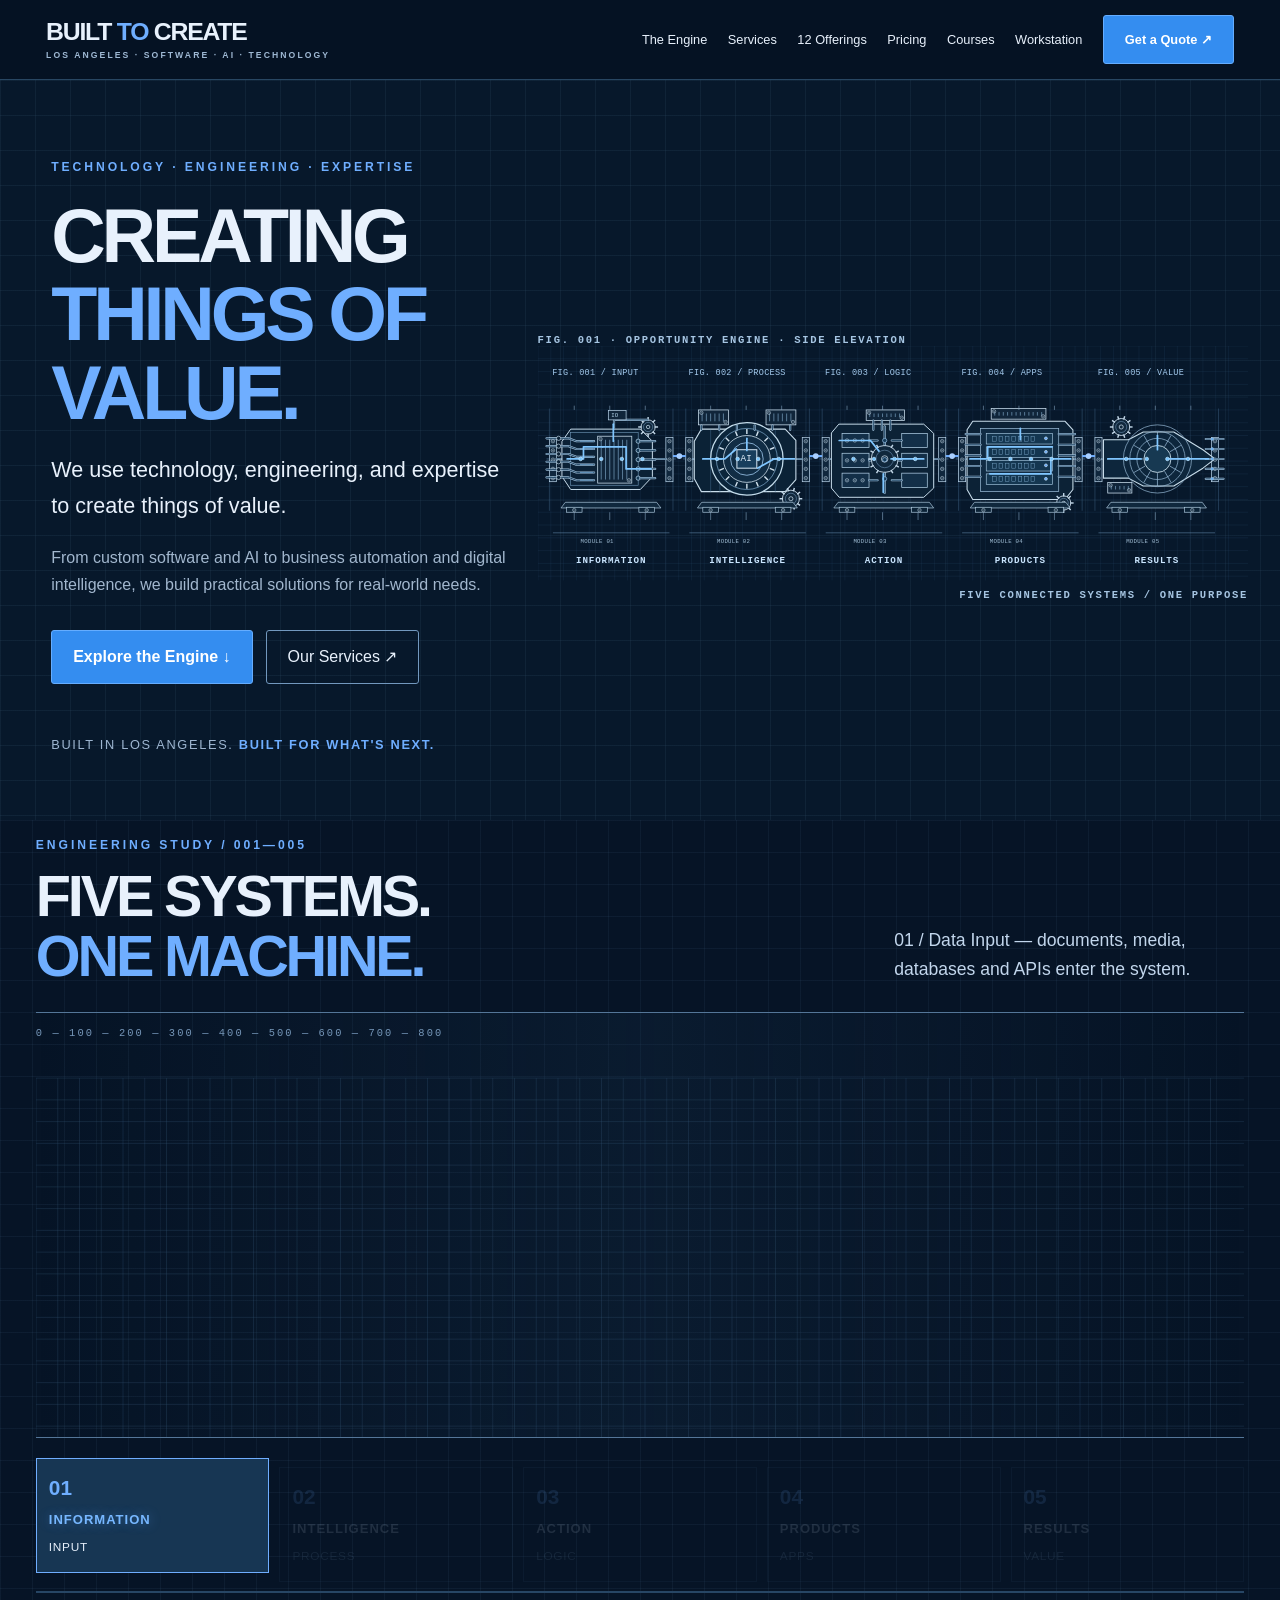
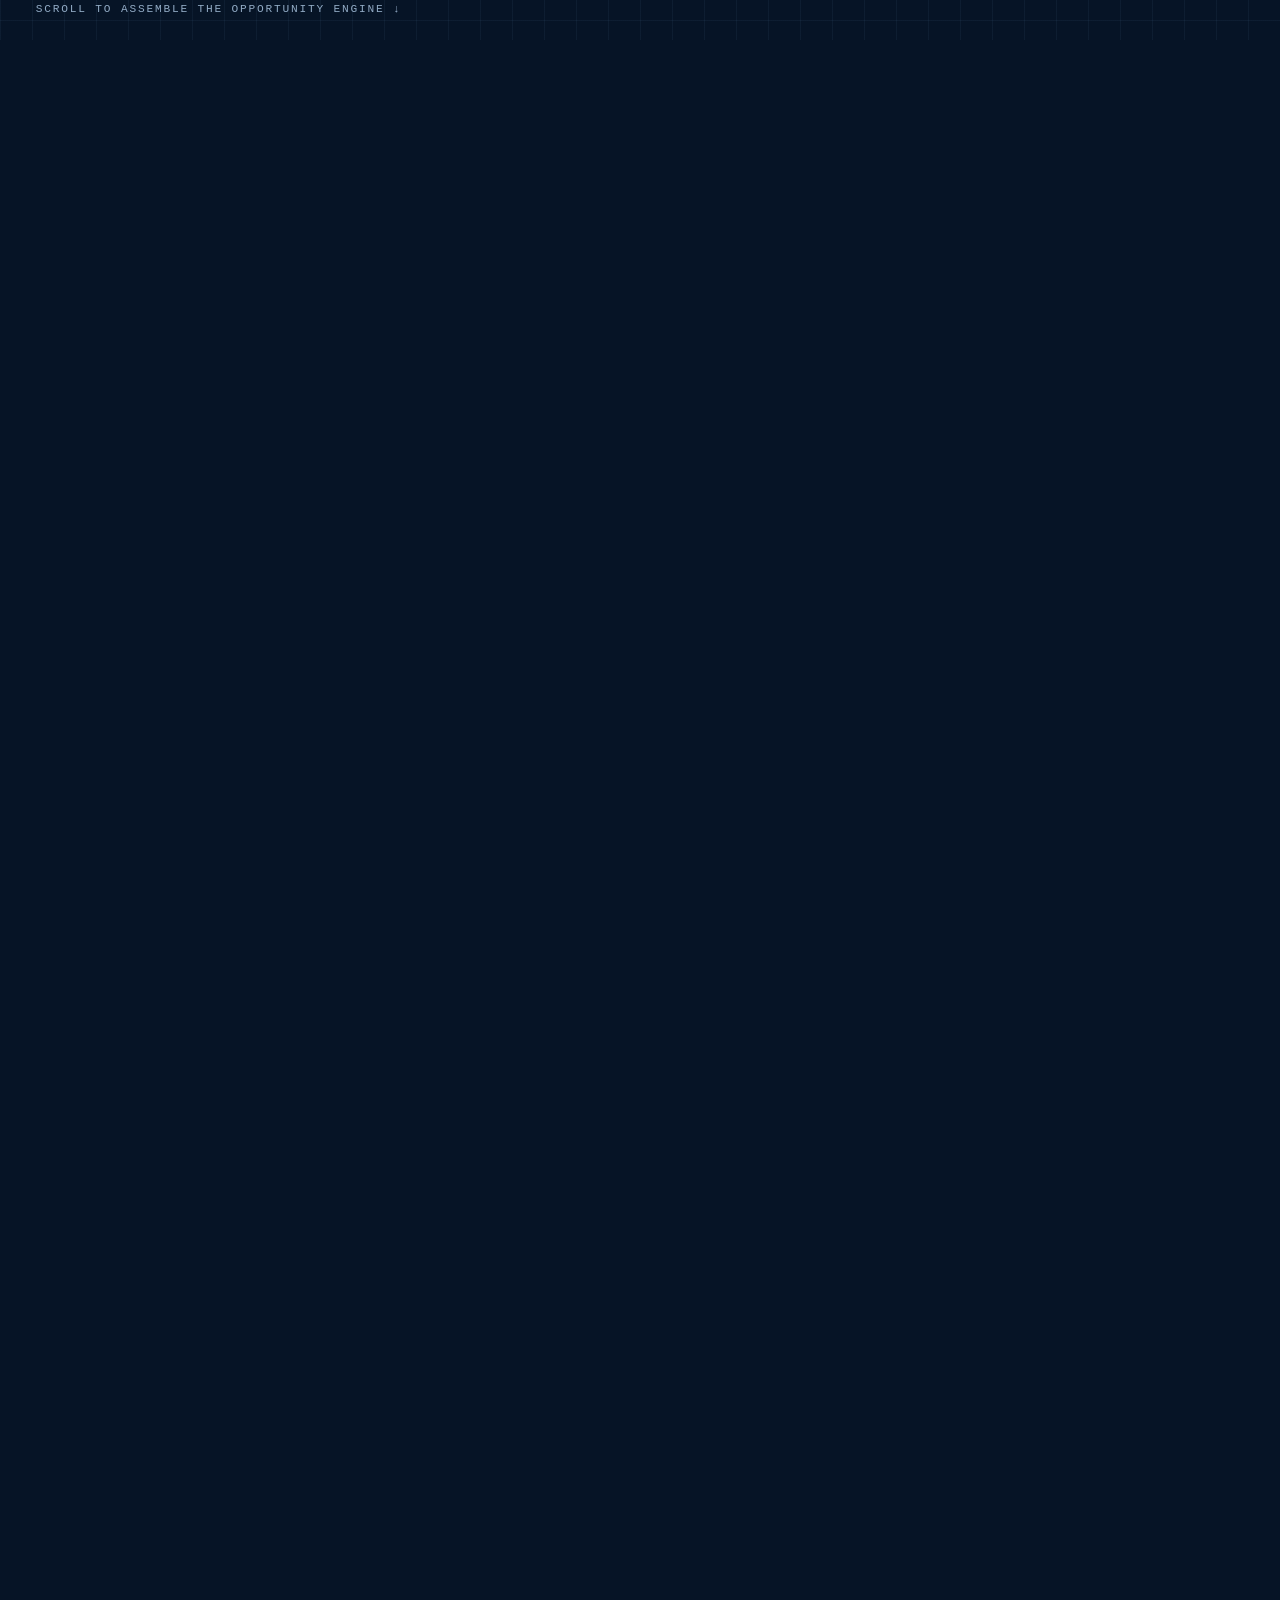
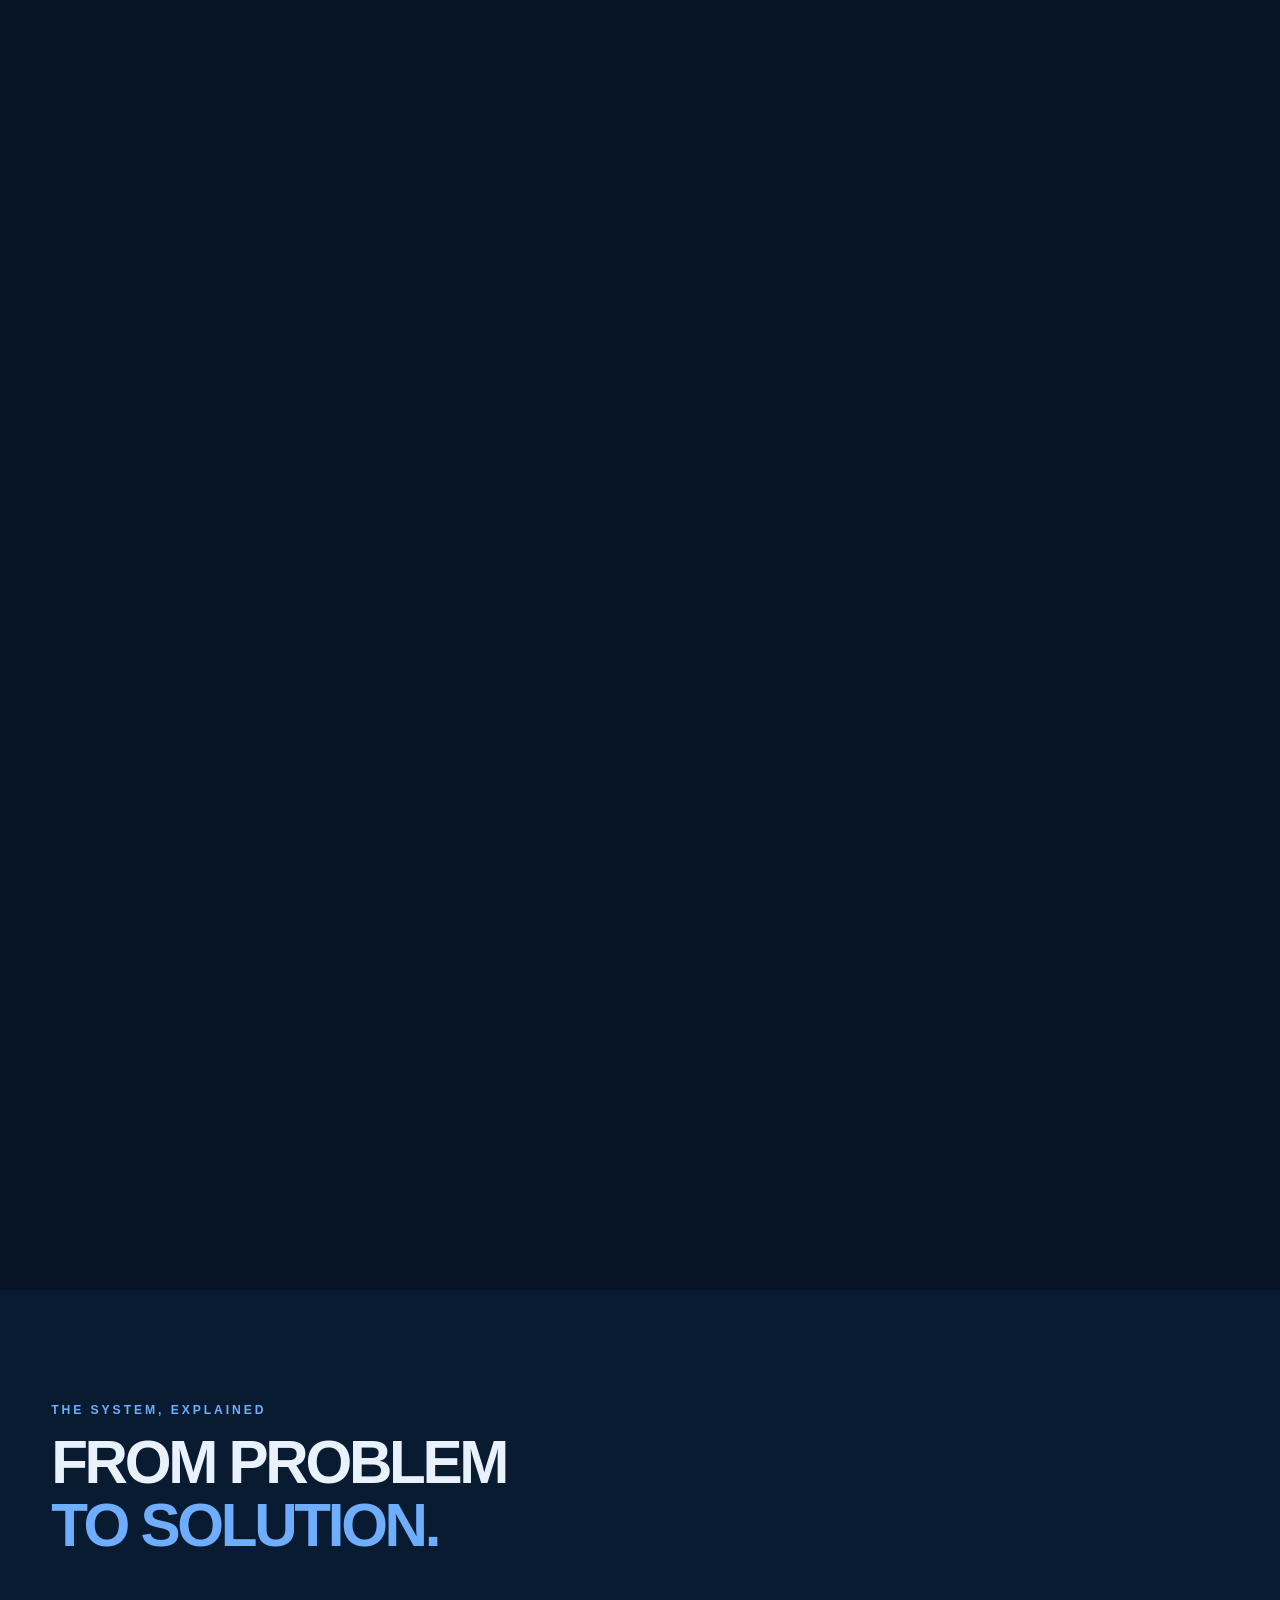
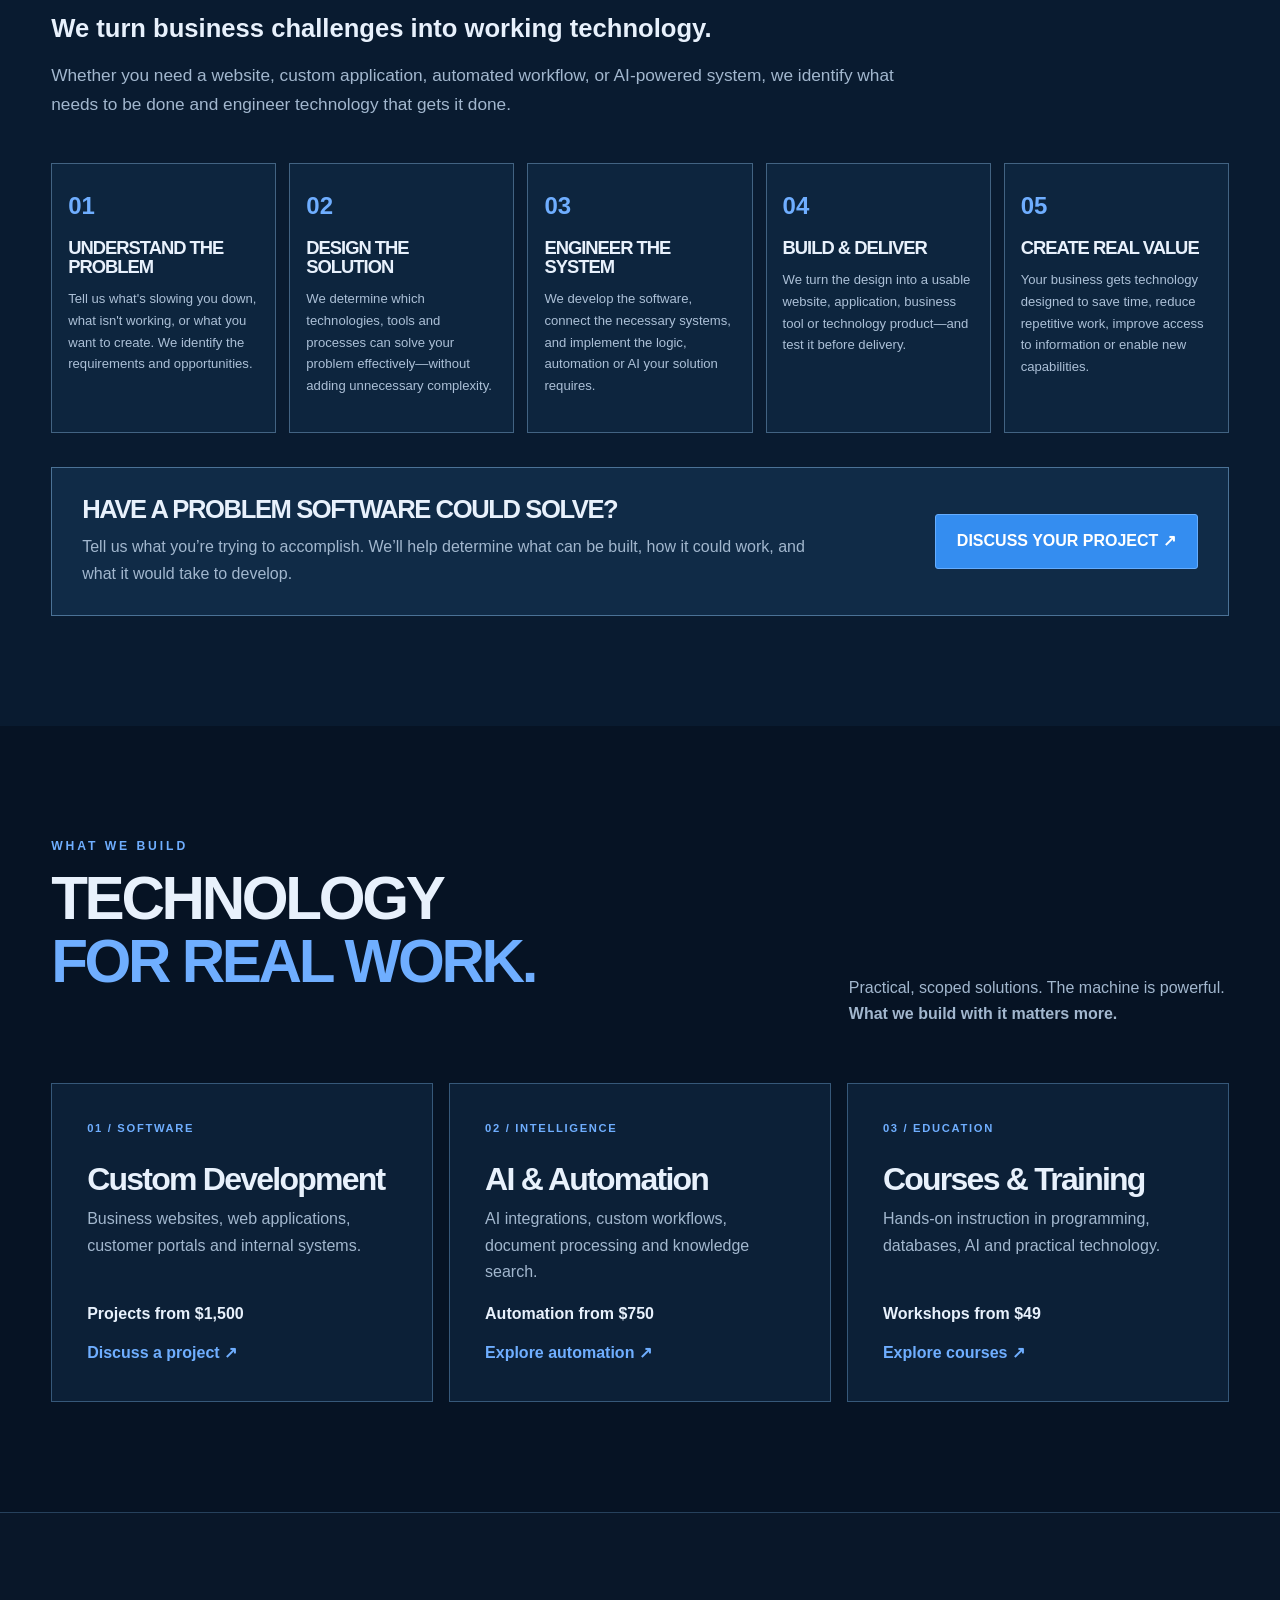
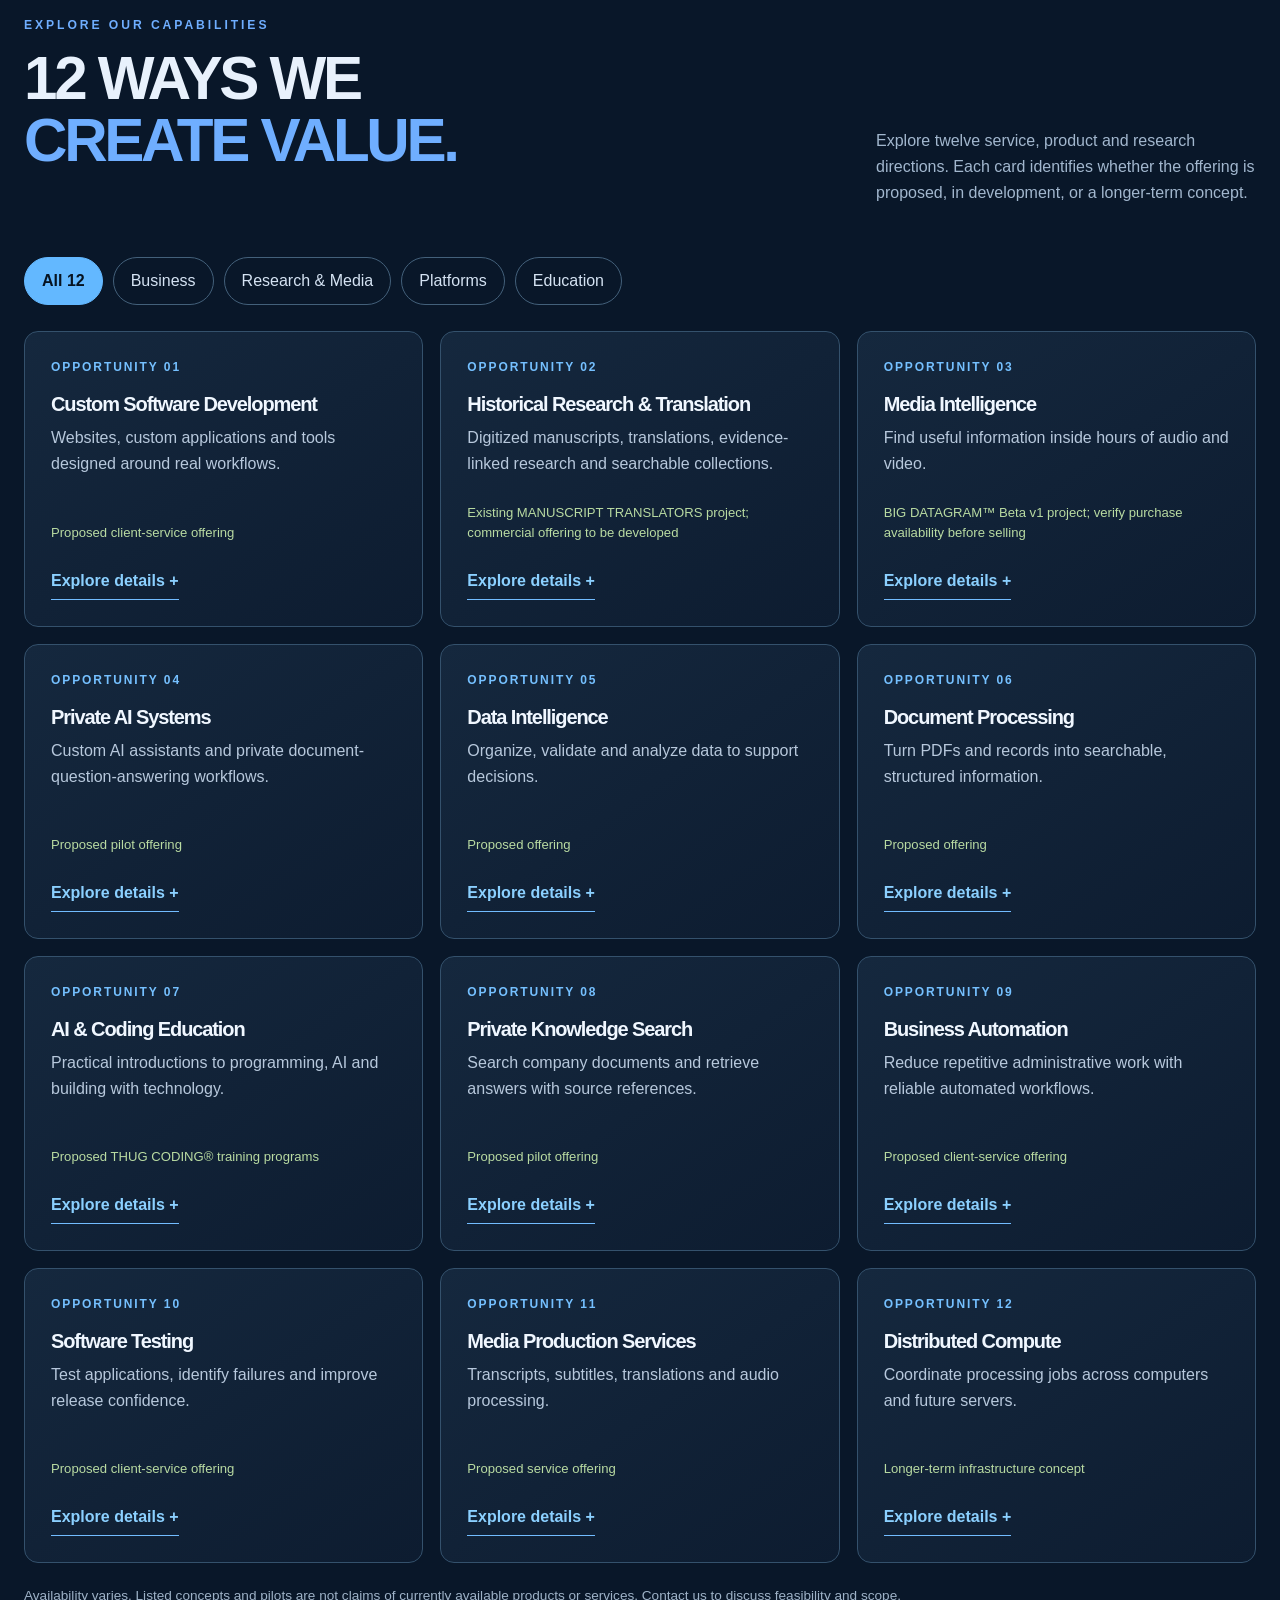
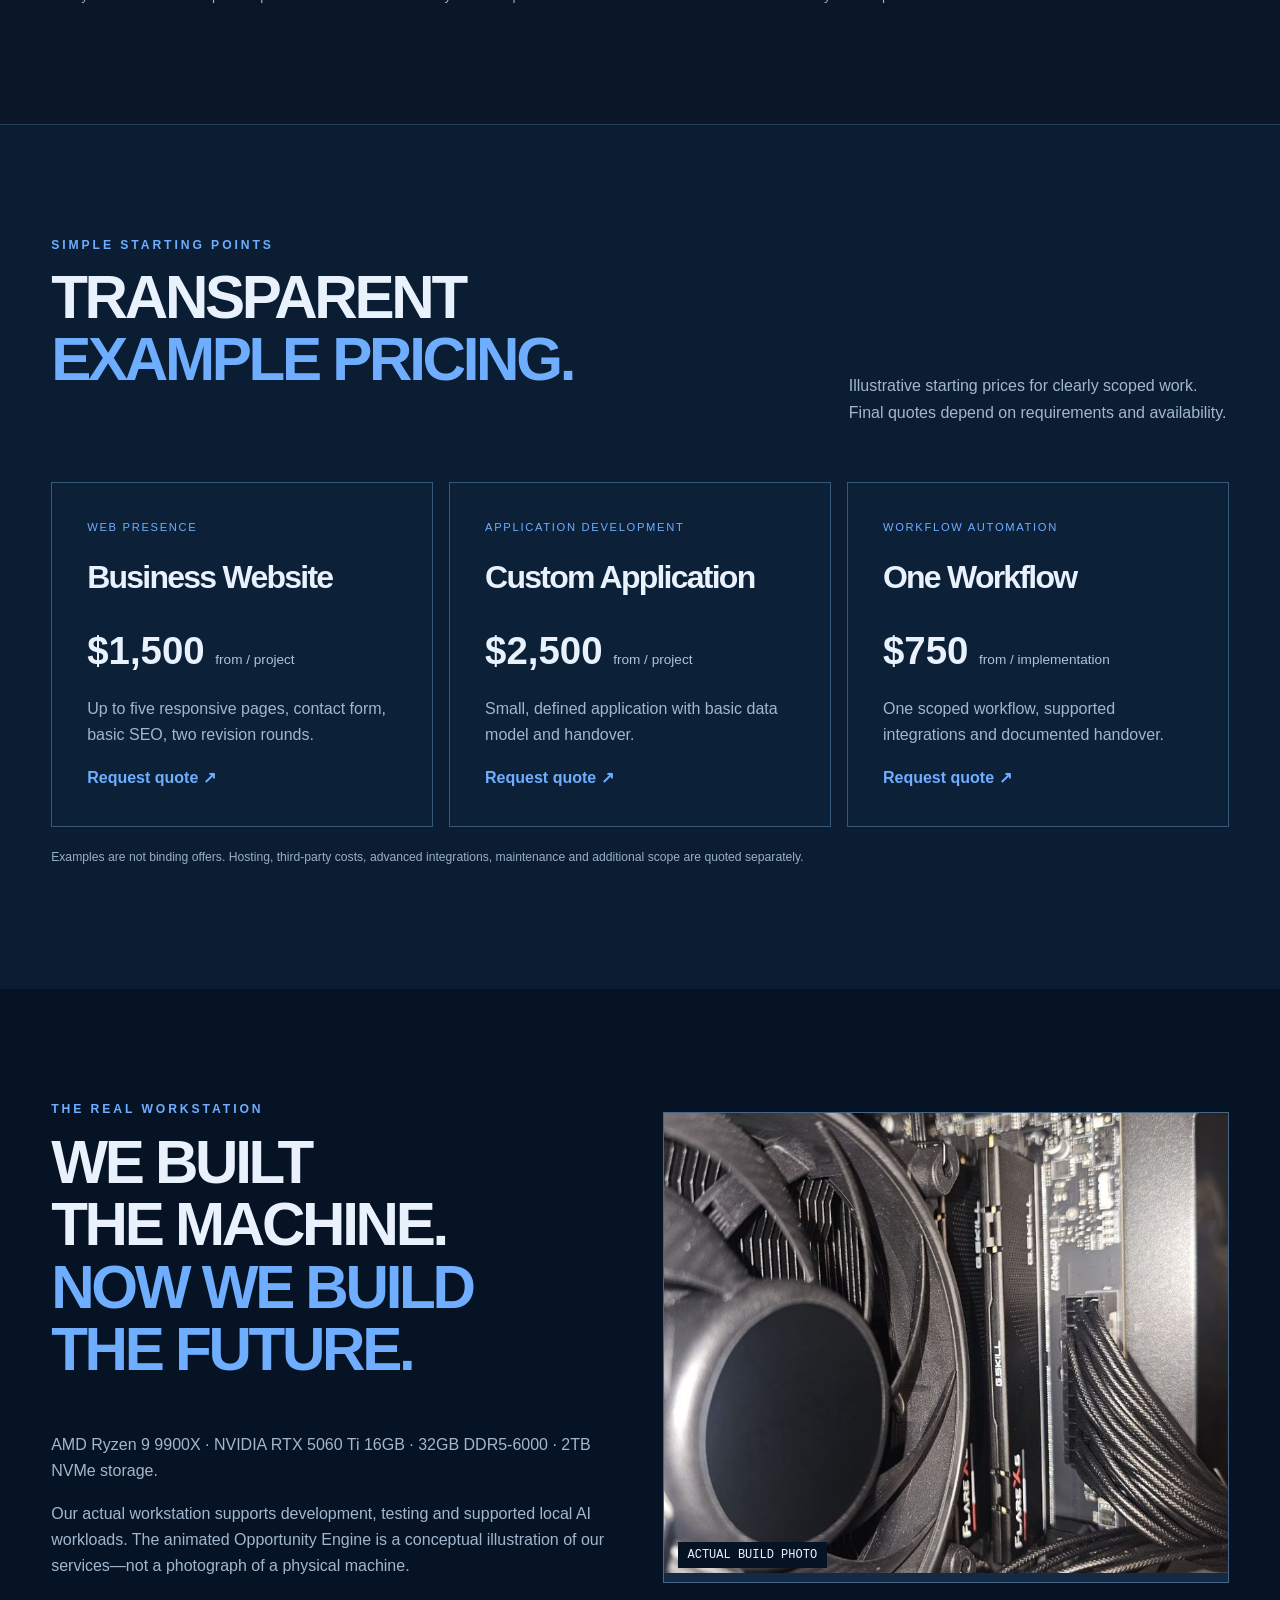
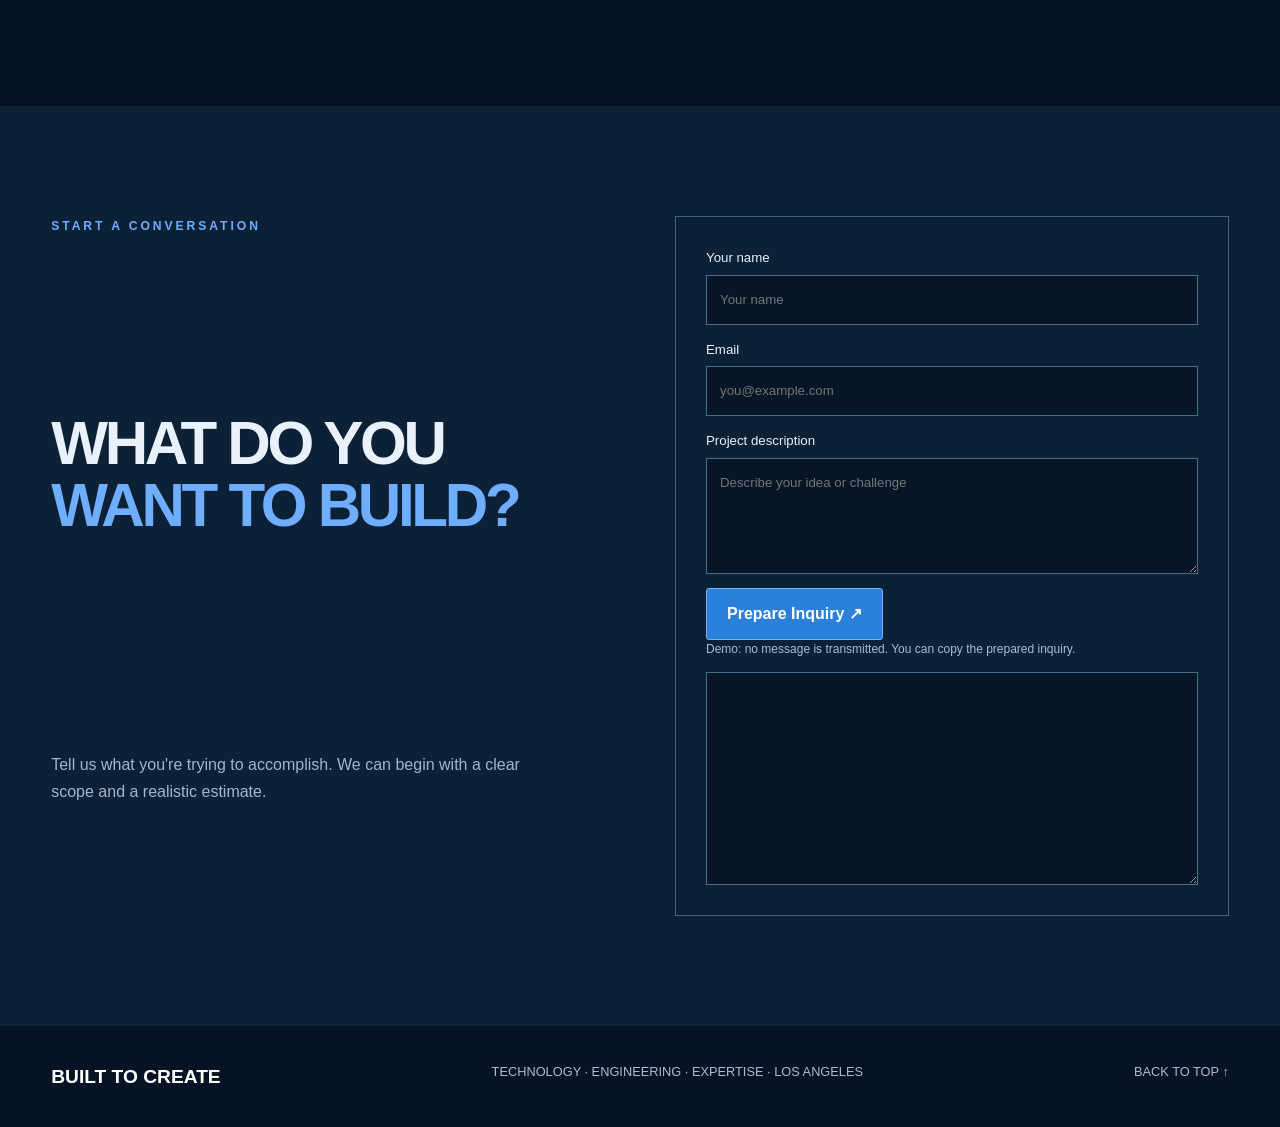
<file: index.html>
<!doctype html>
<html lang="en">
  <head>
    <meta charset="utf-8" />
    <meta name="viewport" content="width=device-width,initial-scale=1" />
    <title>BUILT TO CREATE — The Opportunity Engine</title>
    <meta
      name="description"
      content="Los Angeles software development, AI, automation, and technology education. Explore the five-stage Opportunity Engine."
    />
    <link rel="stylesheet" href="style.css" />
  </head>
  <body>
    <header class="nav">
      <a class="logo" href="#top"
        >BUILT <span>TO</span> CREATE<small
          >LOS ANGELES · SOFTWARE · AI · TECHNOLOGY</small
        ></a
      ><button id="menu" aria-label="Toggle navigation" aria-expanded="false">
        ☰
      </button>
      <nav id="links">
        <a href="#engine">The Engine</a><a href="#services">Services</a
        ><a href="#offerings">12 Offerings</a><a href="#pricing">Pricing</a
        ><a href="courses.html">Courses</a><a href="#workstation">Workstation</a
        ><a class="quote" href="#contact">Get a Quote ↗</a>
      </nav>
    </header>
    <main id="top">
      <section class="intro">
        <div class="intro-text">
          <p class="eyebrow">TECHNOLOGY · ENGINEERING · EXPERTISE</p>
          <h1>CREATING<br /><em>THINGS OF VALUE.</em></h1>
          <p class="lead">
            We use technology, engineering, and expertise to create things of
            value.
          </p>
          <p>
            From custom software and AI to business automation and digital
            intelligence, we build practical solutions for real-world needs.
          </p>
          <div class="buttons">
            <a class="primary" href="#engine">Explore the Engine ↓</a
            ><a class="secondary" href="#services">Our Services ↗</a>
          </div>
          <div class="intro-foot">
            BUILT IN LOS ANGELES. <strong>BUILT FOR WHAT'S NEXT.</strong>
          </div>
        </div>
        <div class="hero-art">
          <div class="art-meta">
            FIG. 001 · OPPORTUNITY ENGINE · SIDE ELEVATION
          </div>
          <div id="hero-machine"></div>
          <div class="art-meta bottom">
            FIVE CONNECTED SYSTEMS / ONE PURPOSE
          </div>
        </div>
      </section>
      <section id="engine" class="engine-story">
        <div class="sticky">
          <div class="engine-head">
            <div>
              <p class="eyebrow">ENGINEERING STUDY / 001—005</p>
              <h2>FIVE SYSTEMS.<br /><em>ONE MACHINE.</em></h2>
            </div>
            <p class="engine-description" id="stageDescription">
              01 / Data Input — information enters the system.
            </p>
          </div>
          <div class="machine-viewport">
            <div class="machine-ruler">
              0 — 100 — 200 — 300 — 400 — 500 — 600 — 700 — 800
            </div>
            <div
              id="assembly"
              aria-label="Five flat blueprint modules progressively assemble as you scroll"
            ></div>
            <div class="machine-floor">
              SIDE ELEVATION · SCHEMATIC · NOT TO SCALE
            </div>
          </div>
          <div class="stages" id="stageLabels"></div>
          <div class="progress"><div id="progressFill"></div></div>
          <p class="scrollhint">SCROLL TO ASSEMBLE THE OPPORTUNITY ENGINE ↓</p>
        </div>
        <div class="scroll-runway" aria-hidden="true"></div>
      </section>
      <section class="summary" id="process">
        <p class="eyebrow">THE SYSTEM, EXPLAINED</p>
        <h2>FROM PROBLEM<br /><em>TO SOLUTION.</em></h2>
        <div class="summary-intro">
          <p class="summary-lead">
            We turn business challenges into working technology.
          </p>
          <p>
            Whether you need a website, custom application, automated workflow,
            or AI-powered system, we identify what needs to be done and engineer
            technology that gets it done.
          </p>
        </div>
        <div id="processCards" class="process-cards"></div>
        <div class="process-cta">
          <div>
            <h3>HAVE A PROBLEM SOFTWARE COULD SOLVE?</h3>
            <p>
              Tell us what you’re trying to accomplish. We’ll help determine
              what can be built, how it could work, and what it would take to
              develop.
            </p>
          </div>
          <a class="primary" href="#contact">DISCUSS YOUR PROJECT ↗</a>
        </div>
      </section>
      <section class="services" id="services">
        <div class="section-header">
          <div>
            <p class="eyebrow">WHAT WE BUILD</p>
            <h2>TECHNOLOGY<br /><em>FOR REAL WORK.</em></h2>
          </div>
          <p>
            Practical, scoped solutions. The machine is powerful.
            <strong>What we build with it matters more.</strong>
          </p>
        </div>
        <div class="service-grid">
          <article>
            <b>01 / SOFTWARE</b>
            <h3>Custom Development</h3>
            <p>
              Business websites, web applications, customer portals and internal
              systems.
            </p>
            <strong>Projects from $1,500</strong
            ><a href="#contact">Discuss a project ↗</a>
          </article>
          <article>
            <b>02 / INTELLIGENCE</b>
            <h3>AI & Automation</h3>
            <p>
              AI integrations, custom workflows, document processing and
              knowledge search.
            </p>
            <strong>Automation from $750</strong
            ><a href="#contact">Explore automation ↗</a>
          </article>
          <article>
            <b>03 / EDUCATION</b>
            <h3>Courses & Training</h3>
            <p>
              Hands-on instruction in programming, databases, AI and practical
              technology.
            </p>
            <strong>Workshops from $49</strong
            ><a href="courses.html">Explore courses ↗</a>
          </article>
        </div>
      </section>
      <section
        class="offerings-section"
        id="offerings"
        aria-labelledby="offerings-title"
      >
        <div class="section-header">
          <div>
            <p class="eyebrow">EXPLORE OUR CAPABILITIES</p>
            <h2 id="offerings-title">12 WAYS WE<br /><em>CREATE VALUE.</em></h2>
          </div>
          <p>
            Explore twelve service, product and research directions. Each card
            identifies whether the offering is proposed, in development, or a
            longer-term concept.
          </p>
        </div>
        <div
          class="offering-filters"
          role="group"
          aria-label="Filter offerings"
        >
          <button
            type="button"
            class="offering-filter active"
            data-filter="all"
            aria-pressed="true"
          >
            All 12
          </button>
          <button
            type="button"
            class="offering-filter"
            data-filter="business"
            aria-pressed="false"
          >
            Business
          </button>
          <button
            type="button"
            class="offering-filter"
            data-filter="research"
            aria-pressed="false"
          >
            Research &amp; Media
          </button>
          <button
            type="button"
            class="offering-filter"
            data-filter="platform"
            aria-pressed="false"
          >
            Platforms
          </button>
          <button
            type="button"
            class="offering-filter"
            data-filter="education"
            aria-pressed="false"
          >
            Education
          </button>
        </div>
        <div class="offerings-grid" id="offeringsGrid"></div>
        <p class="offerings-disclaimer">
          Availability varies. Listed concepts and pilots are not claims of
          currently available products or services. Contact us to discuss
          feasibility and scope.
        </p>
      </section>
      <section class="pricing" id="pricing">
        <div class="section-header">
          <div>
            <p class="eyebrow">SIMPLE STARTING POINTS</p>
            <h2>TRANSPARENT<br /><em>EXAMPLE PRICING.</em></h2>
          </div>
          <p>
            Illustrative starting prices for clearly scoped work. Final quotes
            depend on requirements and availability.
          </p>
        </div>
        <div class="price-grid">
          <article>
            <small>WEB PRESENCE</small>
            <h3>Business Website</h3>
            <div class="price">$1,500 <span>from / project</span></div>
            <p>
              Up to five responsive pages, contact form, basic SEO, two revision
              rounds.
            </p>
            <a href="#contact">Request quote ↗</a>
          </article>
          <article>
            <small>APPLICATION DEVELOPMENT</small>
            <h3>Custom Application</h3>
            <div class="price">$2,500 <span>from / project</span></div>
            <p>
              Small, defined application with basic data model and handover.
            </p>
            <a href="#contact">Request quote ↗</a>
          </article>
          <article>
            <small>WORKFLOW AUTOMATION</small>
            <h3>One Workflow</h3>
            <div class="price">$750 <span>from / implementation</span></div>
            <p>
              One scoped workflow, supported integrations and documented
              handover.
            </p>
            <a href="#contact">Request quote ↗</a>
          </article>
        </div>
        <p class="disclaimer">
          Examples are not binding offers. Hosting, third-party costs, advanced
          integrations, maintenance and additional scope are quoted separately.
        </p>
      </section>
      <section class="workstation" id="workstation">
        <div>
          <p class="eyebrow">THE REAL WORKSTATION</p>
          <h2>
            WE BUILT<br />THE MACHINE.<br /><em
              >NOW WE BUILD<br />THE FUTURE.</em
            >
          </h2>
          <p>
            AMD Ryzen 9 9900X · NVIDIA RTX 5060 Ti 16GB · 32GB DDR5-6000 · 2TB
            NVMe storage.
          </p>
          <p>
            Our actual workstation supports development, testing and supported
            local AI workloads. The animated Opportunity Engine is a conceptual
            illustration of our services—not a photograph of a physical machine.
          </p>
        </div>
        <div class="photo">
          <img
            src="assets/build-0.jpg"
            alt="Photograph from the actual computer workstation assembly"
            onerror="this.style.display = 'none'"
          /><span>ACTUAL BUILD PHOTO</span>
        </div>
      </section>
      <section class="contact" id="contact">
        <p class="eyebrow">START A CONVERSATION</p>
        <h2>WHAT DO YOU<br /><em>WANT TO BUILD?</em></h2>
        <p>
          Tell us what you're trying to accomplish. We can begin with a clear
          scope and a realistic estimate.
        </p>
        <form id="inquiry">
          <label
            >Your name<input
              name="name"
              required
              maxlength="100"
              placeholder="Your name" /></label
          ><label
            >Email<input
              type="email"
              name="email"
              required
              placeholder="you@example.com" /></label
          ><label
            >Project description<textarea
              name="project"
              required
              rows="4"
              placeholder="Describe your idea or challenge"
            ></textarea></label
          ><button class="primary">Prepare Inquiry ↗</button>
          <p id="formNote">
            Demo: no message is transmitted. You can copy the prepared inquiry.
          </p>
          <textarea id="prepared" readonly hidden rows="7"></textarea
          ><button type="button" id="copy" hidden>Copy inquiry</button>
        </form>
      </section>
    </main>
    <footer>
      <strong>BUILT TO CREATE</strong
      ><span>TECHNOLOGY · ENGINEERING · EXPERTISE · LOS ANGELES</span
      ><a href="#top">BACK TO TOP ↑</a>
    </footer>
    <script src="app.js"></script>
  </body>
</html>
</file>
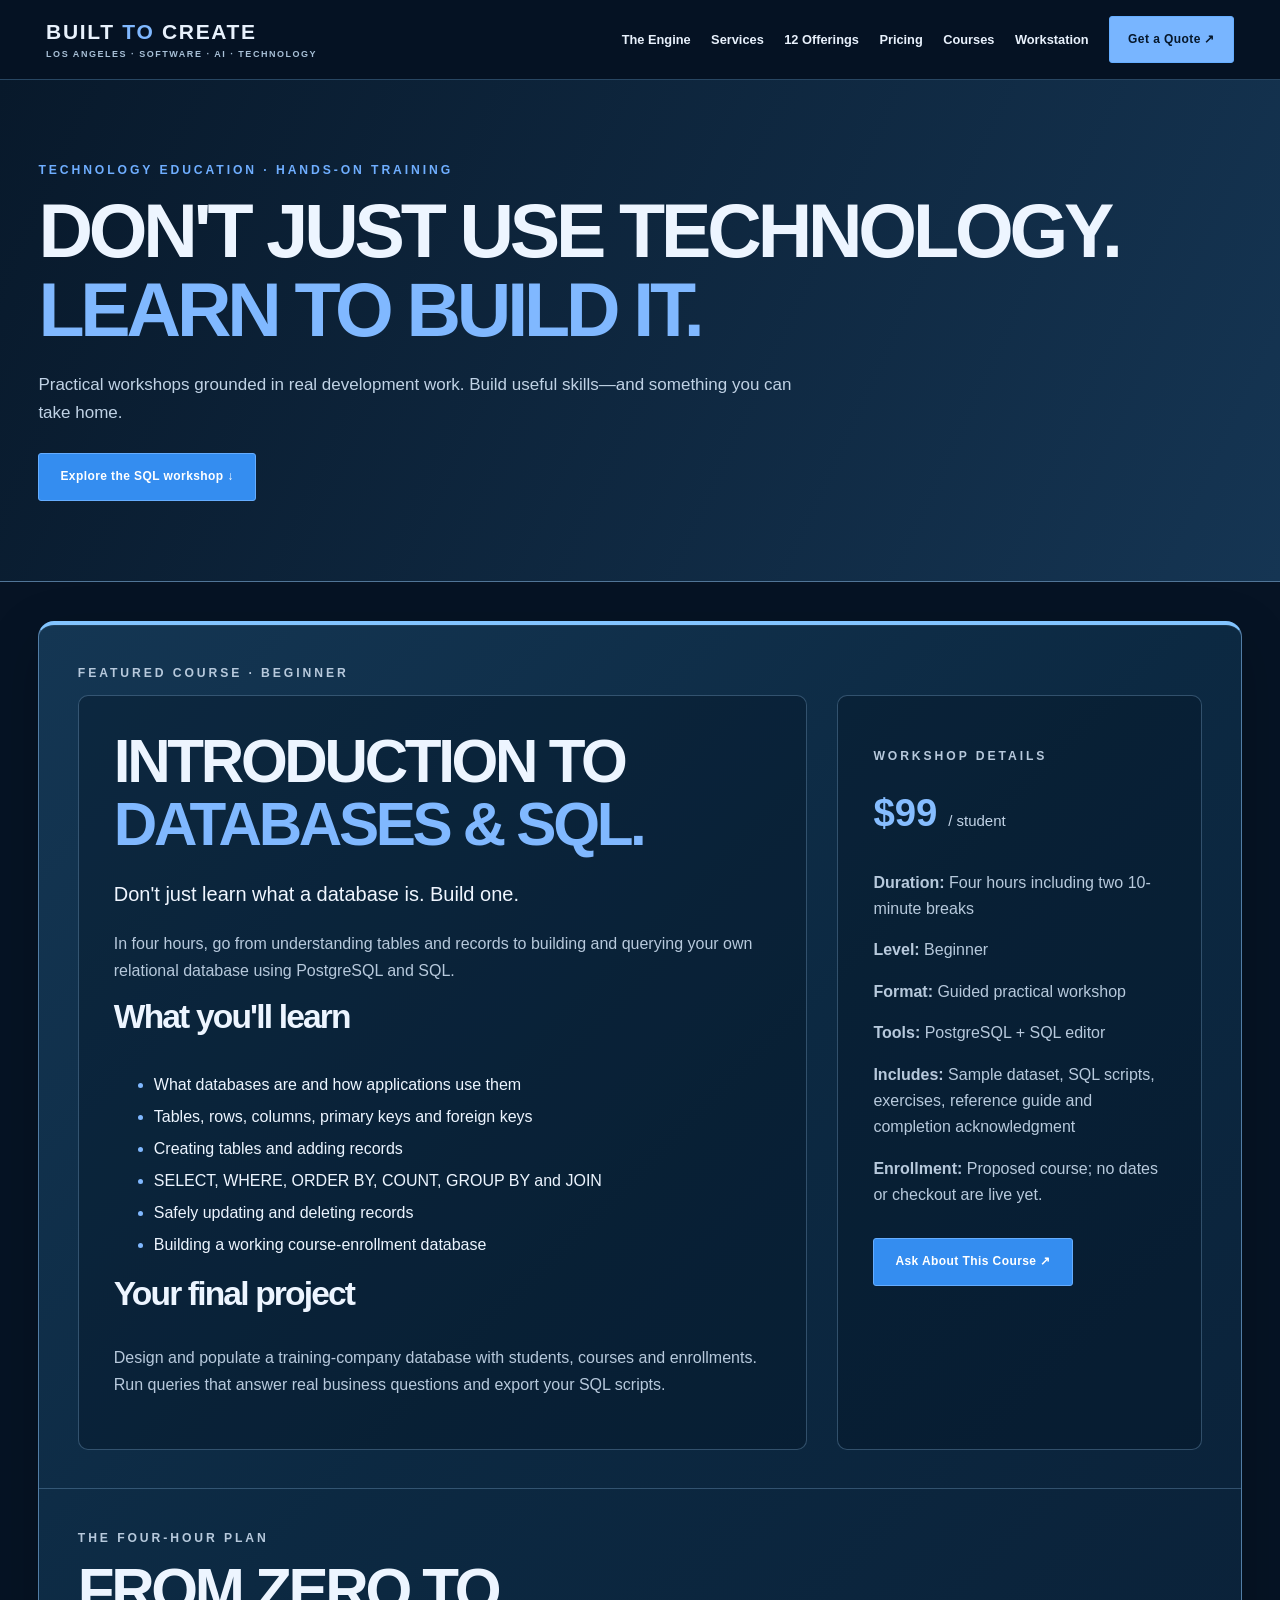
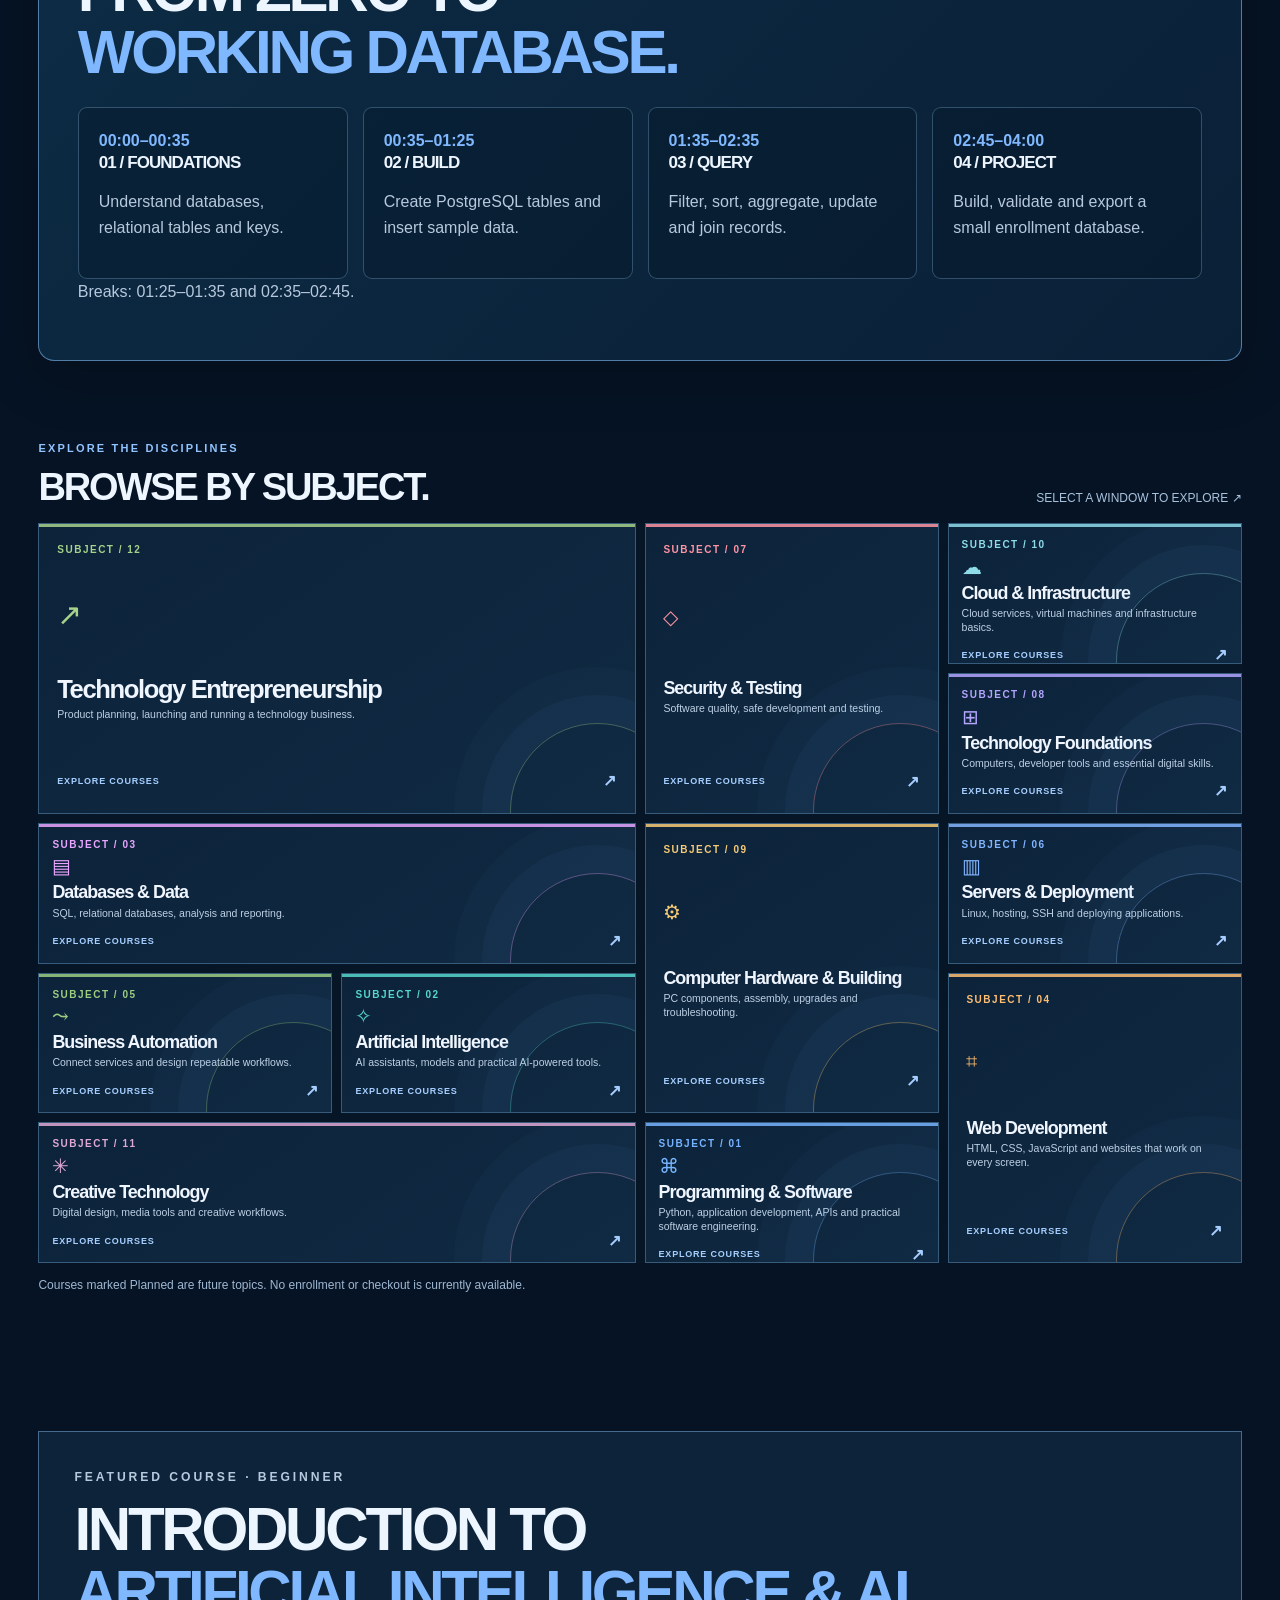
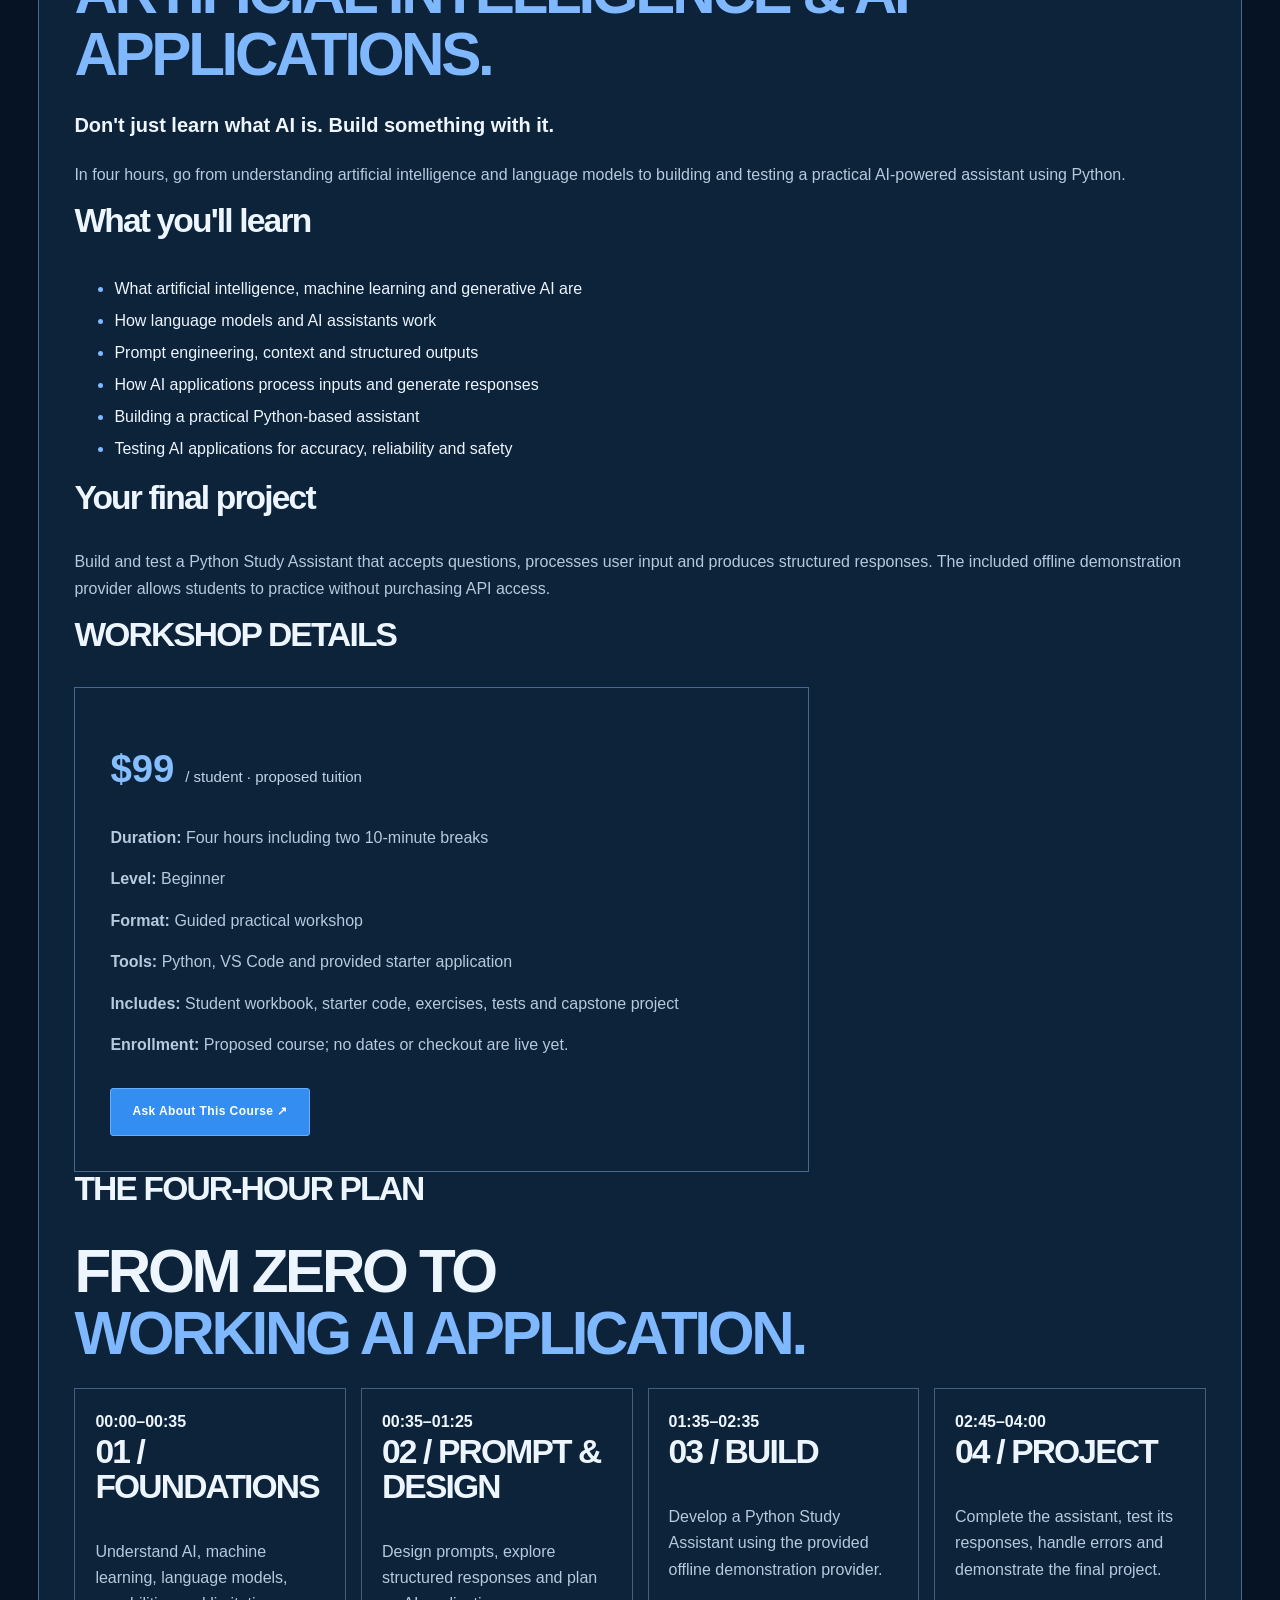
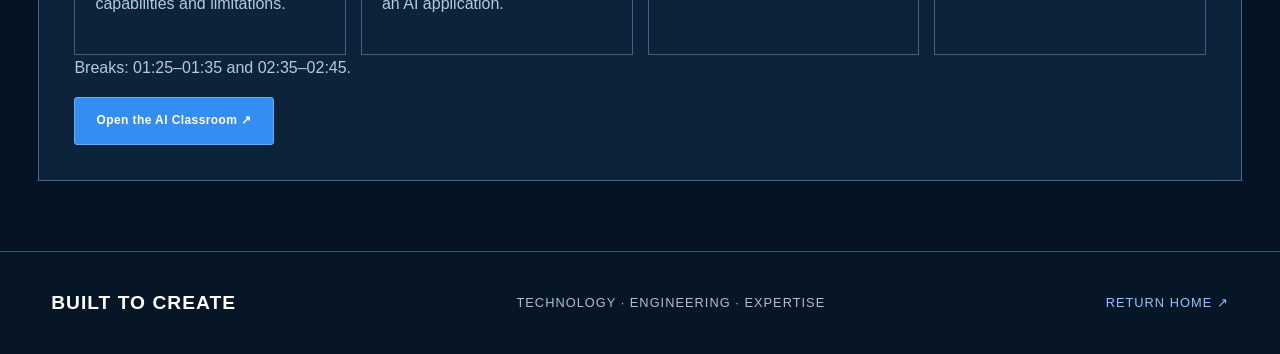
<file: courses.html>
<!doctype html>
<html lang="en">
 <head>
  <meta charset="utf-8"/>
  <meta content="width=device-width,initial-scale=1" name="viewport"/>
  <title>
   Courses &amp; Training | BUILT TO CREATE
  </title>
  <style id="standalone-site-fallback">
/* Fallback site theme: used when this test HTML is opened without style.css.
   The real site's stylesheet, when present, loads AFTER these defaults. */
:root{color-scheme:dark}
*,*::before,*::after{box-sizing:border-box}
html{scroll-behavior:smooth}
body{margin:0;background:#071626;color:#eef5ff;font-family:Arial,Helvetica,sans-serif;line-height:1.55}
a{color:inherit;text-decoration:none}
button{font:inherit}
button:focus-visible,a:focus-visible{outline:2px solid #9bcaff;outline-offset:3px}
.nav{display:flex;align-items:center;justify-content:space-between;gap:20px;padding:18px 4vw;background:#071626;border-bottom:1px solid #355775;position:relative;z-index:5}
.nav .logo{font-size:21px;font-weight:900;letter-spacing:.08em;line-height:1.1;white-space:nowrap}
.nav .logo span{color:#80b8ff}
.nav .logo small{display:block;font-size:9px;letter-spacing:.17em;color:#a8c0d7;margin-top:7px}
.nav nav{display:flex;align-items:center;gap:clamp(12px,2vw,32px);font-size:13px;font-weight:700}
.nav nav a:hover{color:#83baff}
.nav nav .quote,.primary{display:inline-block;background:#78b5ff;color:#06172a;padding:13px 18px;font-size:12px;font-weight:900;letter-spacing:.035em}
.nav nav .quote:hover,.primary:hover{background:#a6d1ff;color:#06172a}
#menu{display:none;background:transparent;color:#fff;border:1px solid #557b9d;padding:6px 11px;cursor:pointer}
.eyebrow{color:#91bfff;font-size:11px;font-weight:800;letter-spacing:.19em;text-transform:uppercase}
h1,h2,h3,p{overflow-wrap:break-word}
h1,h2,h3{line-height:1.12}
h1{font-size:clamp(37px,5.8vw,84px);letter-spacing:-.05em;margin:16px 0 22px}
h2{font-size:clamp(30px,3.8vw,54px);letter-spacing:-.04em;margin:15px 0 22px}
h3{font-size:24px}
h1 em,h2 em{font-style:normal;color:#80b8ff}
.course-hero{color:#edf5ff}
.course-hero>p:not(.eyebrow){color:#c0d2e5;max-width:780px;font-size:17px;margin-bottom:26px}
.course-wrap{color:#edf5ff}
.course-card,.course-panel{color:#edf5ff}
.course-card .lead{font-size:20px;color:#f0f6ff}
.course-panel .price{font-size:clamp(30px,3vw,45px);font-weight:900;margin:14px 0 25px}
.course-panel .price span{font-size:15px;font-weight:400;color:#c2d3e6}
.course-panel p{margin:15px 0}
.course-panel .primary{margin-top:15px}
.syllabus article{background:#0c233a}
.syllabus h3{font-size:17px}
footer{display:flex;align-items:center;justify-content:space-between;flex-wrap:wrap;gap:16px;padding:28px 4vw;border-top:1px solid #355775;background:#071626;font-size:12px;letter-spacing:.08em}
footer span{color:#a8c0d7}
footer a{color:#90c2ff}
@media(max-width:900px){.nav{flex-wrap:wrap}.nav nav{width:100%;justify-content:flex-start;flex-wrap:wrap}}
@media(max-width:750px){.nav{padding:15px 4vw}.nav .logo{font-size:17px}#menu{display:block;margin-left:auto}.nav nav{display:none;flex-direction:column;align-items:stretch;gap:0;width:100%}.nav nav.open{display:flex}.nav nav a{padding:12px 0;border-top:1px solid #294b69}.nav nav .quote{margin-top:10px;padding:12px}.course-hero{padding:50px 5vw}.course-wrap{padding:48px 5vw}.course-card,.course-panel{padding:22px}.syllabus{grid-template-columns:1fr}footer{align-items:flex-start;flex-direction:column}}
</style>
  <link href="style.css" rel="stylesheet"/>
  <style>
.course-wrap{max-width:1450px;margin:auto;padding:85px 4vw}
.course-hero{background:linear-gradient(115deg,#08192b,#153553);padding:80px 4vw;border-bottom:1px solid #517597}
.course-hero h1{max-width:1100px}
.course-grid{display:grid;grid-template-columns:2fr 1fr;gap:30px}
.course-card,.course-panel{border:1px solid #456a8d;padding:35px;background:#0c233a}
.course-card h3{font-size:2.1rem}
.course-panel .price{color:#86bdff}
.syllabus{display:grid;grid-template-columns:repeat(4,1fr);gap:15px}
.syllabus article{border:1px solid #416182;padding:20px}
.syllabus b{color:#80b8ff}
.course-wrap p{color:#b7c9dc}
.course-wrap ul{line-height:2}
.course-wrap li::marker{color:#80b8ff}
@media(max-width:750px){.course-grid,.syllabus{grid-template-columns:1fr}}
/* Course subject grid: self-contained, does not change existing site components. */
.btc-subjects{max-width:1180px;margin:0 auto;padding:28px 3vw 60px;color:#edf5ff;font-family:Arial,Helvetica,sans-serif}
.btc-subjects *{box-sizing:border-box}
.btc-subjects button{font:inherit}
.btc-subjects button:focus-visible{outline:3px solid #c8e3ff;outline-offset:2px}
.btc-subjects .btc-head{display:flex;justify-content:space-between;align-items:end;gap:16px;margin:0 0 14px}
.btc-subjects .btc-head h2{font-size:clamp(24px,3vw,38px);margin:7px 0 0;line-height:1.1}
.btc-subjects .btc-head p{color:#a9c3dd;font-size:12px;margin:0}
.btc-subjects .btc-eyebrow{color:#92c4ff;font-size:11px;font-weight:800;letter-spacing:.2em}
.btc-stage{position:relative;isolation:isolate;overflow:hidden;background:#071626;min-height:1px}
.btc-grid{display:grid;grid-template-columns:repeat(4,minmax(0,1fr));grid-template-rows:repeat(5,minmax(0,1fr));height:740px;gap:9px}
.btc-tile{position:relative;display:flex;flex-direction:column;justify-content:space-between;align-items:flex-start;text-align:left;min-width:0;min-height:0;padding:13px;gap:3px;overflow:hidden;background:linear-gradient(145deg,#0c233a,#102a43);border:1px solid #365b7b;color:#edf5ff;cursor:pointer;transition:border-color .2s,background .2s,transform .2s}
.btc-tile:hover{border-color:var(--accent,#77b4ff);background:#153653;transform:translateY(-2px)}
.btc-tile::before{content:"";position:absolute;inset:0 0 auto;height:3px;background:var(--accent,#77b4ff);opacity:.85}
.btc-tile::after{content:"";position:absolute;right:-50px;bottom:-85px;width:175px;height:175px;border:1px solid color-mix(in srgb,var(--accent,#77b4ff) 35%,transparent);border-radius:50%;box-shadow:0 0 0 28px rgba(127,182,238,.035),0 0 0 56px rgba(127,182,238,.025);pointer-events:none}
.btc-tile.btc-wide{grid-column:span 2}
.btc-tile.btc-tall{grid-row:span 2}
.btc-tile .btc-num{font-size:10px;letter-spacing:.15em;color:var(--accent,#77b4ff);font-weight:800}
.btc-tile .btc-symbol{font-size:20px;line-height:1;color:var(--accent,#77b4ff)}
.btc-tile.btc-wide .btc-symbol,.btc-tile.btc-tall .btc-symbol{font-size:27px}
.btc-tile h3{font-size:clamp(16px,1.4vw,21px);line-height:1.08;margin:4px 0;color:#f0f6ff}
.btc-tile.btc-wide h3,.btc-tile.btc-tall h3{font-size:clamp(20px,1.9vw,27px)}
.btc-tile p{font-size:10.5px;line-height:1.3;margin:0;color:#bed1e5;max-width:340px}
.btc-tile .btc-bottom{display:flex;align-items:center;justify-content:space-between;width:100%;margin-top:5px;font-size:9px;font-weight:800;letter-spacing:.09em;color:#a6ceff}
.btc-tile .btc-arrow{font-size:16px}
.btc-detail{position:absolute;inset:0;overflow-y:auto;overscroll-behavior:contain;padding:24px;background:linear-gradient(125deg,#102d49,#081b2e);border:1px solid #648db4;scrollbar-color:#608eb7 #102b46}
.btc-detail[hidden],.btc-grid[hidden]{display:none!important}
.btc-detail-top{display:flex;justify-content:space-between;align-items:flex-start;gap:16px}
.btc-detail h3{font-size:clamp(24px,3vw,36px);line-height:1.12;margin:8px 0 10px;color:#f0f6ff}
.btc-detail p{color:#b7c9dc;margin:0 0 12px}
.btc-back{background:transparent;border:1px solid #6086a8;padding:10px 13px;color:#edf5ff;cursor:pointer;white-space:nowrap}
.btc-back:hover{border-color:#9ec9ff;background:#163a5a}
.btc-course-list{display:grid;grid-template-columns:repeat(auto-fit,minmax(205px,1fr));gap:11px;margin-top:17px}
.btc-course{border:1px solid #3a6386;border-top:3px solid var(--accent,#77b4ff);background:rgba(7,22,38,.66);padding:16px;min-width:0}
.btc-course strong{display:block;font-size:16px;color:#f0f6ff;margin-bottom:10px}
.btc-course .btc-status{display:block;font-size:10px;letter-spacing:.08em;text-transform:uppercase;color:#9ecaff}
.btc-course small{display:block;margin-top:10px;color:#b7c9dc;font-size:12px}
.btc-course a{display:inline-block;margin-top:12px;color:#a8d1ff;text-decoration:underline}
.btc-grid.btc-out{animation:btcGridOut .22s ease both;pointer-events:none}
.btc-grid.btc-in{animation:btcGridIn .35s ease both}
.btc-detail.btc-in{animation:btcDetailIn .38s ease both}
.btc-detail.btc-out{animation:btcDetailOut .2s ease both;pointer-events:none}
.btc-detail.btc-in .btc-course{animation:btcCourseIn .38s both}
.btc-detail.btc-in .btc-course:nth-child(2){animation-delay:.06s}
.btc-detail.btc-in .btc-course:nth-child(3){animation-delay:.12s}
@keyframes btcGridOut{to{opacity:0;transform:scale(.975);filter:blur(3px)}}
@keyframes btcGridIn{from{opacity:0;transform:scale(.975)}to{opacity:1;transform:none}}
@keyframes btcDetailIn{from{opacity:0;transform:translateY(14px) scale(.99)}to{opacity:1;transform:none}}
@keyframes btcDetailOut{to{opacity:0;transform:translateY(8px)}}
@keyframes btcCourseIn{from{opacity:0;transform:translateY(10px)}to{opacity:1;transform:none}}
@media(max-width:980px){.btc-grid{height:auto;grid-template-columns:repeat(2,minmax(0,1fr));grid-template-rows:none;grid-auto-rows:minmax(135px,auto)}.btc-tile{min-height:135px}.btc-tile.btc-tall{grid-row:span 1}.btc-tile.btc-wide{grid-column:span 2}}
@media(max-width:560px){.btc-subjects{padding:22px 14px 40px}.btc-subjects .btc-head{display:block}.btc-subjects .btc-head p{margin-top:8px}.btc-grid{gap:8px;grid-auto-rows:minmax(138px,auto)}.btc-tile{min-height:138px;padding:12px}.btc-tile.btc-wide{min-height:160px}.btc-tile h3{font-size:16px}.btc-tile.btc-wide h3{font-size:20px}.btc-tile p{font-size:11px}.btc-detail{padding:15px}.btc-detail-top{flex-wrap:wrap}.btc-detail h3{font-size:25px}.btc-course-list{grid-template-columns:1fr}}
@media(prefers-reduced-motion:reduce){.btc-grid.btc-out,.btc-grid.btc-in,.btc-detail.btc-in,.btc-detail.btc-out,.btc-detail.btc-in .btc-course{animation:none!important}.btc-tile{transition:none}.btc-tile:hover{transform:none}}
/* Gap-free Bento mosaic: 12 subject windows occupying every cell of a 4 x 5 grid.
   Shape belongs to the SLOT, not the subject, so reload randomization stays intact. */
.btc-grid .btc-feature{grid-area:1 / 1 / 3 / 3}
.btc-grid .btc-vertical-one{grid-area:1 / 3 / 3 / 4}
.btc-grid .btc-small-one{grid-area:1 / 4 / 2 / 5}
.btc-grid .btc-small-two{grid-area:2 / 4 / 3 / 5}
.btc-grid .btc-horizontal-one{grid-area:3 / 1 / 4 / 3}
.btc-grid .btc-vertical-two{grid-area:3 / 3 / 5 / 4}
.btc-grid .btc-small-three{grid-area:3 / 4 / 4 / 5}
.btc-grid .btc-small-four{grid-area:4 / 1 / 5 / 2}
.btc-grid .btc-small-five{grid-area:4 / 2 / 5 / 3}
.btc-grid .btc-vertical-three{grid-area:4 / 4 / 6 / 5}
.btc-grid .btc-horizontal-two{grid-area:5 / 1 / 6 / 3}
.btc-grid .btc-small-six{grid-area:5 / 3 / 6 / 4}
.btc-grid .btc-feature h3{font-size:clamp(22px,2vw,30px)}
.btc-grid .btc-feature .btc-symbol{font-size:30px}
.btc-grid .btc-feature,.btc-grid .btc-vertical-one,.btc-grid .btc-vertical-two,.btc-grid .btc-vertical-three{padding:clamp(13px,1.4vw,24px)}
@media(max-width:980px){
 .btc-grid{grid-template-columns:repeat(2,minmax(0,1fr));grid-template-rows:none;grid-auto-rows:minmax(145px,auto);height:auto}
 .btc-grid .btc-tile{grid-area:auto;grid-column:auto;grid-row:auto;min-height:145px}
 .btc-grid .btc-feature,.btc-grid .btc-horizontal-one,.btc-grid .btc-horizontal-two{grid-column:span 2}
 .btc-grid .btc-feature{min-height:220px}
}
@media(max-width:560px){
 .btc-grid{grid-template-columns:repeat(2,minmax(0,1fr));grid-auto-rows:minmax(155px,auto)}
 .btc-grid .btc-tile{min-height:155px}
 .btc-grid .btc-feature{min-height:205px}
}
/* V3: full-width sections with consistent responsive side gutters. */
.course-wrap{width:100%;max-width:none;margin:0;padding:70px clamp(18px,3vw,64px)}
.btc-subjects{width:100%;max-width:none;margin:0;padding:35px clamp(18px,3vw,64px) 65px}
.course-hero{padding-left:clamp(18px,3vw,64px);padding-right:clamp(18px,3vw,64px)}
.course-hero h1{max-width:none}
.course-grid{grid-template-columns:minmax(0,2fr) minmax(0,1fr)}
@media(max-width:750px){
 .course-wrap{padding:44px 5vw}
 .btc-subjects{padding:30px 5vw 48px}
 .course-grid{grid-template-columns:1fr}
 .course-hero{padding-left:5vw;padding-right:5vw}
}

/* Unified featured course presentation: one full-width outer card. */
.btc-featured-shell{
  margin:clamp(18px,3vw,64px);
  border:1px solid #527da6;
  border-top:4px solid #82c4ff;
  border-radius:16px;
  background:linear-gradient(135deg,#143653 0%,#0c2942 46%,#0a2037 100%);
  box-shadow:0 18px 55px rgba(0,0,0,.19),inset 0 1px 0 rgba(255,255,255,.06);
  overflow:hidden;
}
.btc-featured-shell .course-wrap{
  padding:clamp(24px,3vw,48px);
}
.btc-featured-shell .course-wrap + .course-wrap{
  border-top:1px solid rgba(151,196,235,.28);
  padding-top:clamp(24px,3vw,40px);
}
.btc-featured-shell .course-card,
.btc-featured-shell .course-panel{
  background:rgba(4,20,36,.38);
  border-color:rgba(137,184,225,.32);
  border-radius:10px;
}
.btc-featured-shell .syllabus article{
  background:rgba(4,20,36,.35);
  border-color:rgba(137,184,225,.32);
  border-radius:9px;
}
@media(max-width:750px){
  .btc-featured-shell{margin:18px 5vw;border-radius:12px}
  .btc-featured-shell .course-wrap{padding:22px 18px}
  .btc-featured-shell .course-card,
  .btc-featured-shell .course-panel{padding:20px}
}
</style>
 </head>
 <body>
  <header class="nav">
   <a class="logo" href="index.html">
    BUILT
    <span>
     TO
    </span>
    CREATE
    <small>
     LOS ANGELES · SOFTWARE · AI · TECHNOLOGY
    </small>
   </a>
   <button aria-expanded="false" aria-label="Toggle navigation" id="menu">
    ☰
   </button>
   <nav id="links">
      <a href="index.html#engine">The Engine</a>
      <a href="index.html#services">Services</a>
      <a href="index.html#offerings">12 Offerings</a>
      <a href="index.html#pricing">Pricing</a>
      <a href="courses.html" aria-current="page">Courses</a>
      <a href="index.html#workstation">Workstation</a>
      <a class="quote" href="index.html#contact">Get a Quote ↗</a>
    </nav>
  </header>
  <main>
   <section class="course-hero">
    <p class="eyebrow">
     TECHNOLOGY EDUCATION · HANDS-ON TRAINING
    </p>
    <h1>
     DON'T JUST USE TECHNOLOGY.
     <br/>
     <em>
      LEARN TO BUILD IT.
     </em>
    </h1>
    <p>
     Practical workshops grounded in real development work. Build useful skills—and something you can take home.
    </p>
    <a class="primary" href="#sql">
     Explore the SQL workshop ↓
    </a>
   </section>
   <div class="btc-featured-shell">
   <section class="course-wrap" id="sql">
    <p class="eyebrow">
     FEATURED COURSE · BEGINNER
    </p>
    <div class="course-grid">
     <article class="course-card">
      <h2>
       INTRODUCTION TO
       <br/>
       <em>
        DATABASES &amp; SQL.
       </em>
      </h2>
      <p class="lead">
       Don't just learn what a database is. Build one.
      </p>
      <p>
       In four hours, go from understanding tables and records to building and querying your own relational database using PostgreSQL and SQL.
      </p>
      <h3>
       What you'll learn
      </h3>
      <ul>
       <li>
        What databases are and how applications use them
       </li>
       <li>
        Tables, rows, columns, primary keys and foreign keys
       </li>
       <li>
        Creating tables and adding records
       </li>
       <li>
        SELECT, WHERE, ORDER BY, COUNT, GROUP BY and JOIN
       </li>
       <li>
        Safely updating and deleting records
       </li>
       <li>
        Building a working course-enrollment database
       </li>
      </ul>
      <h3>
       Your final project
      </h3>
      <p>
       Design and populate a training-company database with students, courses and enrollments. Run queries that answer real business questions and export your SQL scripts.
      </p>
     </article>
     <aside class="course-panel">
      <p class="eyebrow">
       WORKSHOP DETAILS
      </p>
      <div class="price">
       $99
       <span>
        / student
       </span>
      </div>
      <p>
       <strong>
        Duration:
       </strong>
       Four hours including two 10-minute breaks
      </p>
      <p>
       <strong>
        Level:
       </strong>
       Beginner
      </p>
      <p>
       <strong>
        Format:
       </strong>
       Guided practical workshop
      </p>
      <p>
       <strong>
        Tools:
       </strong>
       PostgreSQL + SQL editor
      </p>
      <p>
       <strong>
        Includes:
       </strong>
       Sample dataset, SQL scripts, exercises, reference guide and completion acknowledgment
      </p>
      <p>
       <strong>
        Enrollment:
       </strong>
       Proposed course; no dates or checkout are live yet.
      </p>
      <a class="primary" href="index.html#contact">
       Ask About This Course ↗
      </a>
     </aside>
    </div>
   </section>
   <section class="course-wrap">
    <p class="eyebrow">
     THE FOUR-HOUR PLAN
    </p>
    <h2>
     FROM ZERO TO
     <br/>
     <em>
      WORKING DATABASE.
     </em>
    </h2>
    <div class="syllabus">
     <article>
      <b>
       00:00–00:35
      </b>
      <h3>
       01 / FOUNDATIONS
      </h3>
      <p>
       Understand databases, relational tables and keys.
      </p>
     </article>
     <article>
      <b>
       00:35–01:25
      </b>
      <h3>
       02 / BUILD
      </h3>
      <p>
       Create PostgreSQL tables and insert sample data.
      </p>
     </article>
     <article>
      <b>
       01:35–02:35
      </b>
      <h3>
       03 / QUERY
      </h3>
      <p>
       Filter, sort, aggregate, update and join records.
      </p>
     </article>
     <article>
      <b>
       02:45–04:00
      </b>
      <h3>
       04 / PROJECT
      </h3>
      <p>
       Build, validate and export a small enrollment database.
      </p>
     </article>
    </div>
    <p>
     Breaks: 01:25–01:35 and 02:35–02:45.
    </p>
   </section>
   </div>
  <!-- New section: independent interactive subject grid. -->
   <section aria-labelledby="btc-subjects-title" class="btc-subjects" id="subjects">
    <div class="btc-head">
     <div>
      <span class="btc-eyebrow">
       EXPLORE THE DISCIPLINES
      </span>
      <h2 id="btc-subjects-title">
       BROWSE BY SUBJECT.
      </h2>
     </div>
     <p>
      SELECT A WINDOW TO EXPLORE ↗
     </p>
    </div>
    <div class="btc-stage" id="btc-stage">
     <div aria-label="Course subject categories" class="btc-grid" id="btc-grid">
     </div>
     <section aria-label="Selected subject courses" aria-live="polite" class="btc-detail" hidden="" id="btc-detail">
      <div class="btc-detail-top">
       <div>
        <span class="btc-eyebrow" id="btc-label">
        </span>
        <h3 id="btc-title">
        </h3>
        <p id="btc-description">
        </p>
       </div>
       <button class="btc-back" id="btc-back" type="button">
        ← BACK TO SUBJECTS
       </button>
      </div>
      <div class="btc-course-list" id="btc-courses">
      </div>
     </section>
    </div>
    <p style="color:#9eb8d2;font-size:12px;margin:13px 0 0">
     Courses marked Planned are future topics. No enrollment or checkout is currently available.
    </p>
   </section>
   <section class="course-wrap" id="ai-workshop" aria-labelledby="ai-workshop-title">
  <div class="course-card">
    <p class="eyebrow">FEATURED COURSE · BEGINNER</p>
    <h2 id="ai-workshop-title">INTRODUCTION TO<br><em>ARTIFICIAL INTELLIGENCE &amp; AI APPLICATIONS.</em></h2>
    <p class="lead"><strong>Don't just learn what AI is. Build something with it.</strong></p>
    <p>In four hours, go from understanding artificial intelligence and language models to building and testing a practical AI-powered assistant using Python.</p>

    <h3>What you'll learn</h3>
    <ul>
      <li>What artificial intelligence, machine learning and generative AI are</li>
      <li>How language models and AI assistants work</li>
      <li>Prompt engineering, context and structured outputs</li>
      <li>How AI applications process inputs and generate responses</li>
      <li>Building a practical Python-based assistant</li>
      <li>Testing AI applications for accuracy, reliability and safety</li>
    </ul>

    <h3>Your final project</h3>
    <p>Build and test a Python Study Assistant that accepts questions, processes user input and produces structured responses. The included offline demonstration provider allows students to practice without purchasing API access.</p>

    <h3>WORKSHOP DETAILS</h3>
    <div class="course-grid">
      <div class="course-panel">
        <div class="price">$99 <span>/ student · proposed tuition</span></div>
        <p><strong>Duration:</strong> Four hours including two 10-minute breaks</p>
        <p><strong>Level:</strong> Beginner</p>
        <p><strong>Format:</strong> Guided practical workshop</p>
        <p><strong>Tools:</strong> Python, VS Code and provided starter application</p>
        <p><strong>Includes:</strong> Student workbook, starter code, exercises, tests and capstone project</p>
        <p><strong>Enrollment:</strong> Proposed course; no dates or checkout are live yet.</p>
        <a class="primary" href="index.html#contact">Ask About This Course ↗</a>
      </div>
    </div>

    <h3>THE FOUR-HOUR PLAN</h3>
    <h2>FROM ZERO TO<br><em>WORKING AI APPLICATION.</em></h2>
    <div class="syllabus">
      <article><strong>00:00–00:35</strong><h3>01 / FOUNDATIONS</h3><p>Understand AI, machine learning, language models, capabilities and limitations.</p></article>
      <article><strong>00:35–01:25</strong><h3>02 / PROMPT &amp; DESIGN</h3><p>Design prompts, explore structured responses and plan an AI application.</p></article>
      <article><strong>01:35–02:35</strong><h3>03 / BUILD</h3><p>Develop a Python Study Assistant using the provided offline demonstration provider.</p></article>
      <article><strong>02:45–04:00</strong><h3>04 / PROJECT</h3><p>Complete the assistant, test its responses, handle errors and demonstrate the final project.</p></article>
    </div>
    <p>Breaks: 01:25–01:35 and 02:35–02:45.</p>

    <a class="primary" href="COURSES/courses/AI/website/course.html">Open the AI Classroom ↗</a>
  </div>
</section>
</main>
  <footer>
   <strong>
    BUILT TO CREATE
   </strong>
   <span>
    TECHNOLOGY · ENGINEERING · EXPERTISE
   </span>
   <a href="index.html">
    RETURN HOME ↗
   </a>
  </footer>
  <script>
'use strict';
const b=document.getElementById('menu'),n=document.getElementById('links');
b.onclick=()=>{const v=n.classList.toggle('open');b.setAttribute('aria-expanded',String(v));};
(function(){
const subjects=[
{id:'programming',number:'01',name:'Programming & Software',icon:'⌘',summary:'Python, application development, APIs and practical software engineering.',description:'Learn how software works and how to build useful applications from the ground up.',layout:'wide tall',courses:[['Introduction to Python','Planned','Beginner'],['Building Applications with Python','Planned','Intermediate'],['API Development Fundamentals','Planned','Intermediate']]},
{id:'ai',number:'02',name:'Artificial Intelligence',icon:'✧',summary:'AI assistants, models and practical AI-powered tools.',description:'Explore AI fundamentals and how to incorporate AI into real projects.',layout:'',courses:[['Introduction to Artificial Intelligence & AI Applications','Workshop in development · Enrollment not live','Beginner · 4 hours · Proposed $99'],['Practical AI & Automation','Planned','Beginner–Intermediate'],['Building AI Assistants','Planned','Intermediate']]},
{id:'data',number:'03',name:'Databases & Data',icon:'▤',summary:'SQL, relational databases, analysis and reporting.',description:'Learn to organize, query and interpret data using practical projects.',layout:'',courses:[['Introduction to Databases & SQL','Existing teaching package · Enrollment not live','Beginner · 4 hours · Proposed $99'],['Data Analysis with Python','Planned','Intermediate']]},
{id:'web',number:'04',name:'Web Development',icon:'⌗',summary:'HTML, CSS, JavaScript and websites that work on every screen.',description:'Go from web fundamentals to responsive websites and applications.',layout:'wide',courses:[['Build Your First Website','Planned','Beginner'],['JavaScript Fundamentals','Planned','Beginner']]},
{id:'automation',number:'05',name:'Business Automation',icon:'⤳',summary:'Connect services and design repeatable workflows.',description:'Learn how to identify repetitive work and engineer dependable automation.',layout:'',courses:[['Business Workflow Automation','Planned','Beginner–Intermediate']]},
{id:'servers',number:'06',name:'Servers & Deployment',icon:'▥',summary:'Linux, hosting, SSH and deploying applications.',description:'Understand the infrastructure behind software and how to publish and maintain it.',layout:'',courses:[['Linux Server Fundamentals','Planned','Beginner'],['Deploying Web Applications','Planned','Intermediate']]},
{id:'security',number:'07',name:'Security & Testing',icon:'◇',summary:'Software quality, safe development and testing.',description:'Learn practical methods to improve software reliability and security.',layout:'',courses:[['Software Testing Fundamentals','Planned','Beginner']]},
{id:'foundations',number:'08',name:'Technology Foundations',icon:'⊞',summary:'Computers, developer tools and essential digital skills.',description:'Build the foundation needed to explore software and technical careers.',layout:'',courses:[['Computer & Developer Tools Fundamentals','Planned','Beginner']]},
{id:'hardware',number:'09',name:'Computer Hardware & Building',icon:'⚙',summary:'PC components, assembly, upgrades and troubleshooting.',description:'Learn how computer hardware fits together and how to build, maintain and diagnose systems.',layout:'',courses:[['Build Your First PC','Planned','Beginner'],['Computer Troubleshooting & Upgrades','Planned','Beginner']]},
{id:'cloud',number:'10',name:'Cloud & Infrastructure',icon:'☁',summary:'Cloud services, virtual machines and infrastructure basics.',description:'Understand cloud infrastructure and the building blocks of hosted technology.',layout:'',courses:[['Cloud Computing Fundamentals','Planned','Beginner'],['Virtual Machines & Cloud Hosting','Planned','Beginner–Intermediate']]},
{id:'creative',number:'11',name:'Creative Technology',icon:'✳',summary:'Digital design, media tools and creative workflows.',description:'Explore practical tools for creating digital experiences and media.',layout:'',courses:[['Digital Design Fundamentals','Planned','Beginner'],['Creative Media Production Tools','Planned','Beginner']]},
{id:'business',number:'12',name:'Technology Entrepreneurship',icon:'↗',summary:'Product planning, launching and running a technology business.',description:'Explore how technical ideas become products, services and sustainable businesses.',layout:'',courses:[['From Idea to Software Product','Planned','Beginner'],['Technology Business Fundamentals','Planned','Beginner']]}
];
const colors=['#77b4ff','#56d7cb','#e9a5ff','#ffbe72','#9cce80','#82b5ff','#ff94a4','#b4a5ff','#f7ca75','#8ddce8','#e0a8d4','#a6d28a'];
// Shuffle subjects while preserving a gap-free 12-window asymmetric Bento mosaic.
// Each slot is a fixed grid area; only the subject occupying it changes.
const positions=['feature','vertical-one','small-one','small-two','horizontal-one','vertical-two','small-three','small-four','small-five','vertical-three','horizontal-two','small-six'];
const shuffled=subjects.slice();
for(let i=shuffled.length-1;i>0;i--){const j=Math.floor(Math.random()*(i+1));[shuffled[i],shuffled[j]]=[shuffled[j],shuffled[i]];}
const grid=document.getElementById('btc-grid'),detail=document.getElementById('btc-detail'),stage=document.getElementById('btc-stage'),list=document.getElementById('btc-courses');
const esc=s=>String(s).replace(/[&<>"']/g,c=>({'&':'&amp;','<':'&lt;','>':'&gt;','"':'&quot;',"'":'&#39;'}[c]));
shuffled.forEach((s,i)=>{const button=document.createElement('button');button.type='button';button.className='btc-tile btc-'+positions[i];button.dataset.subject=s.id;button.style.setProperty('--accent',colors[subjects.findIndex(x=>x.id===s.id)]);button.innerHTML=`<span class="btc-num">SUBJECT / ${esc(s.number)}</span><span class="btc-symbol" aria-hidden="true">${esc(s.icon)}</span><div><h3>${esc(s.name)}</h3><p>${esc(s.summary)}</p></div><span class="btc-bottom"><span>EXPLORE COURSES</span><span class="btc-arrow" aria-hidden="true">↗</span></span>`;grid.append(button);});
const reduced=window.matchMedia('(prefers-reduced-motion: reduce)');
let busy=false,lastButton=null;
function measure(){stage.style.height=Math.ceil(grid.getBoundingClientRect().height)+'px';}
function transition(from,to,done){if(busy)return;busy=true;const delay=reduced.matches?0:220;from.classList.add('btc-out');setTimeout(()=>{from.hidden=true;from.classList.remove('btc-out','btc-in');to.hidden=false;to.classList.add('btc-in');done();setTimeout(()=>{to.classList.remove('btc-in');busy=false;},reduced.matches?0:400);},delay);}
function openSubject(button){if(busy)return;const s=subjects.find(x=>x.id===button.dataset.subject);if(!s)return;lastButton=button;document.getElementById('btc-label').textContent='SUBJECT / '+s.number;document.getElementById('btc-title').textContent=s.name;document.getElementById('btc-description').textContent=s.description;const accent=colors[subjects.findIndex(x=>x.id===s.id)];detail.style.setProperty('--accent',accent);list.replaceChildren();s.courses.forEach(c=>{const article=document.createElement('article');article.className='btc-course';const title=document.createElement('strong');title.textContent=c[0];const status=document.createElement('span');status.className='btc-status';status.textContent=c[1];const info=document.createElement('small');info.textContent=c[2];article.append(title,status,info);if(s.id==='data'&&c[0]==='Introduction to Databases & SQL'){const link=document.createElement('a');link.href='#sql';link.textContent='View featured workshop ↗';article.append(link);}if(s.id==='ai'&&c[0]==='Introduction to Artificial Intelligence & AI Applications'){const link=document.createElement('a');link.href='COURSES/courses/AI/website/course.html';link.textContent='View AI workshop ↗';article.append(link);}list.append(article);});detail.scrollTop=0;measure();transition(grid,detail,()=>document.getElementById('btc-back').focus({preventScroll:true}));}
grid.addEventListener('click',e=>{const button=e.target.closest('button[data-subject]');if(button)openSubject(button);});
document.getElementById('btc-back').addEventListener('click',()=>transition(detail,grid,()=>{measure();if(lastButton)lastButton.focus({preventScroll:true});}));
// Keep the fixed detail window aligned with the actual responsive grid footprint.
if('ResizeObserver'in window){new ResizeObserver(()=>{if(!busy)measure();}).observe(grid);}
window.addEventListener('resize',measure);
requestAnimationFrame(measure);
})();
</script>
 </body>
</html>
</file>
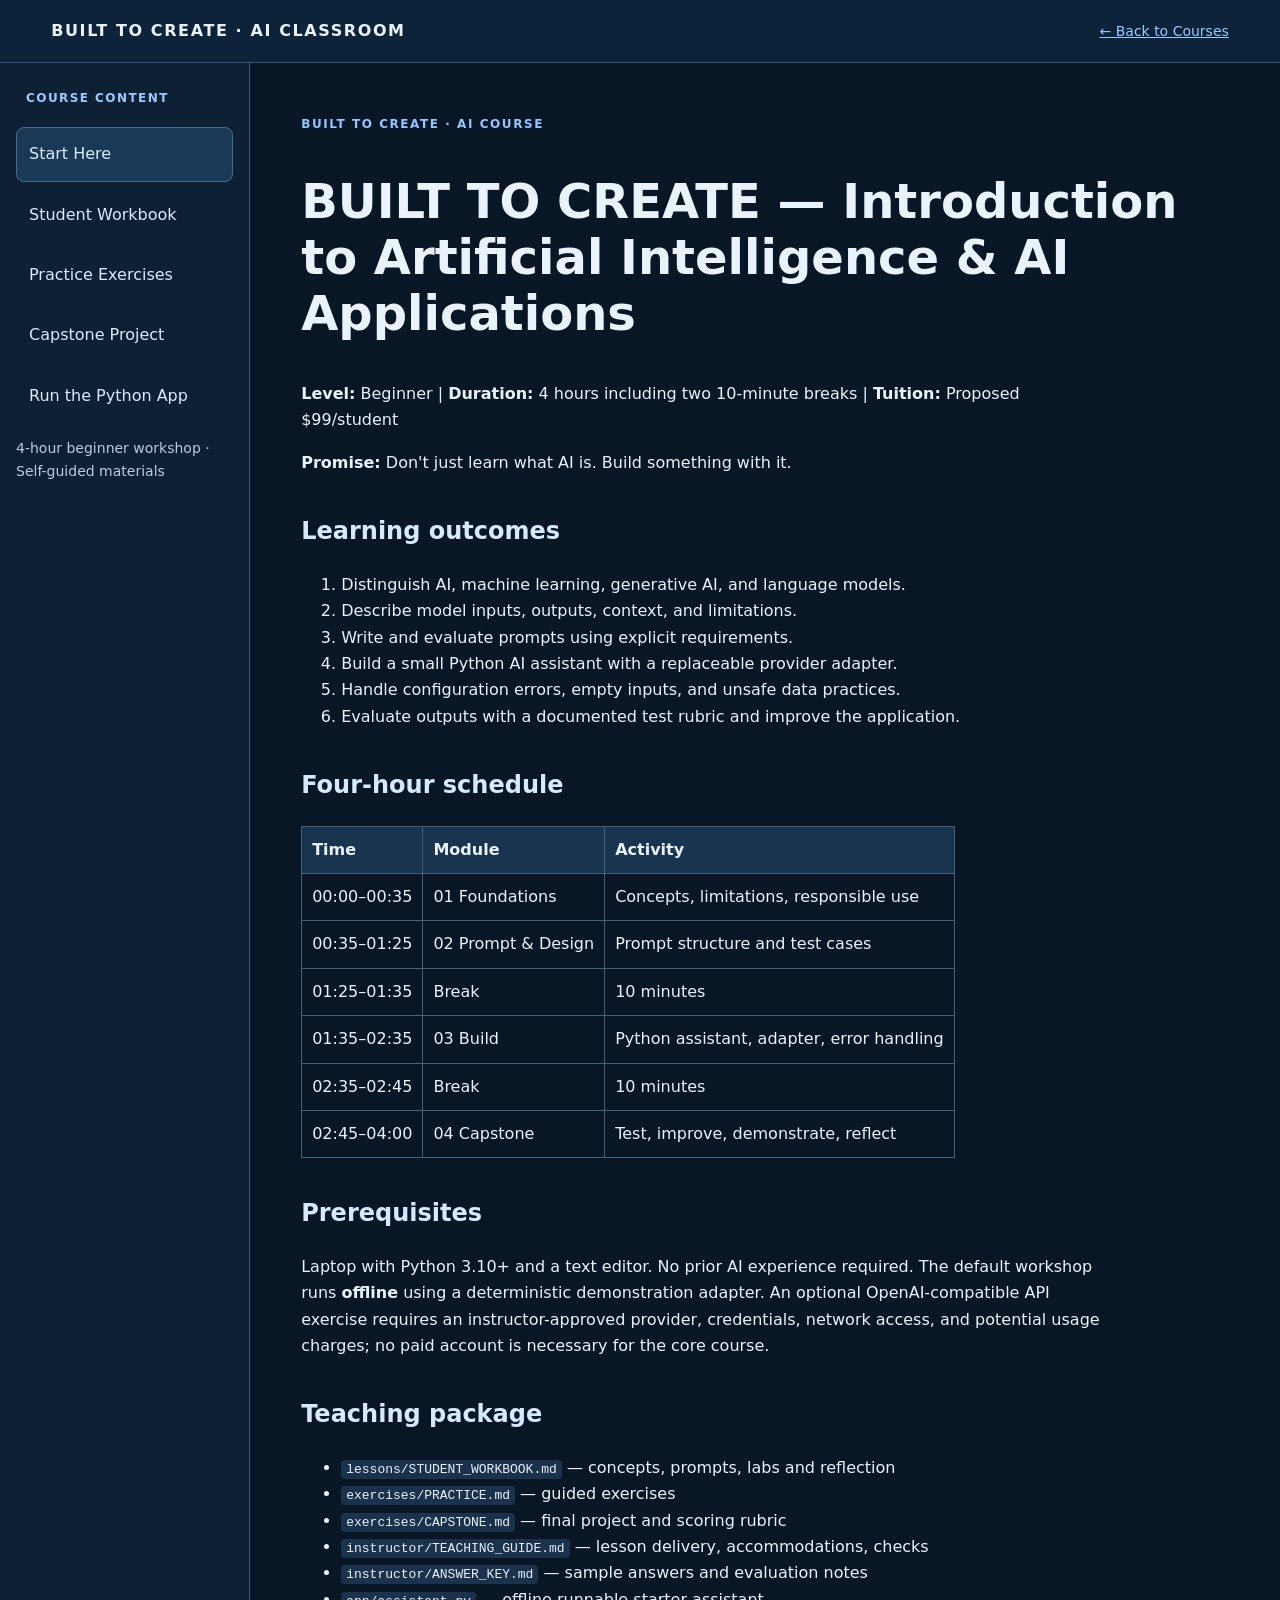
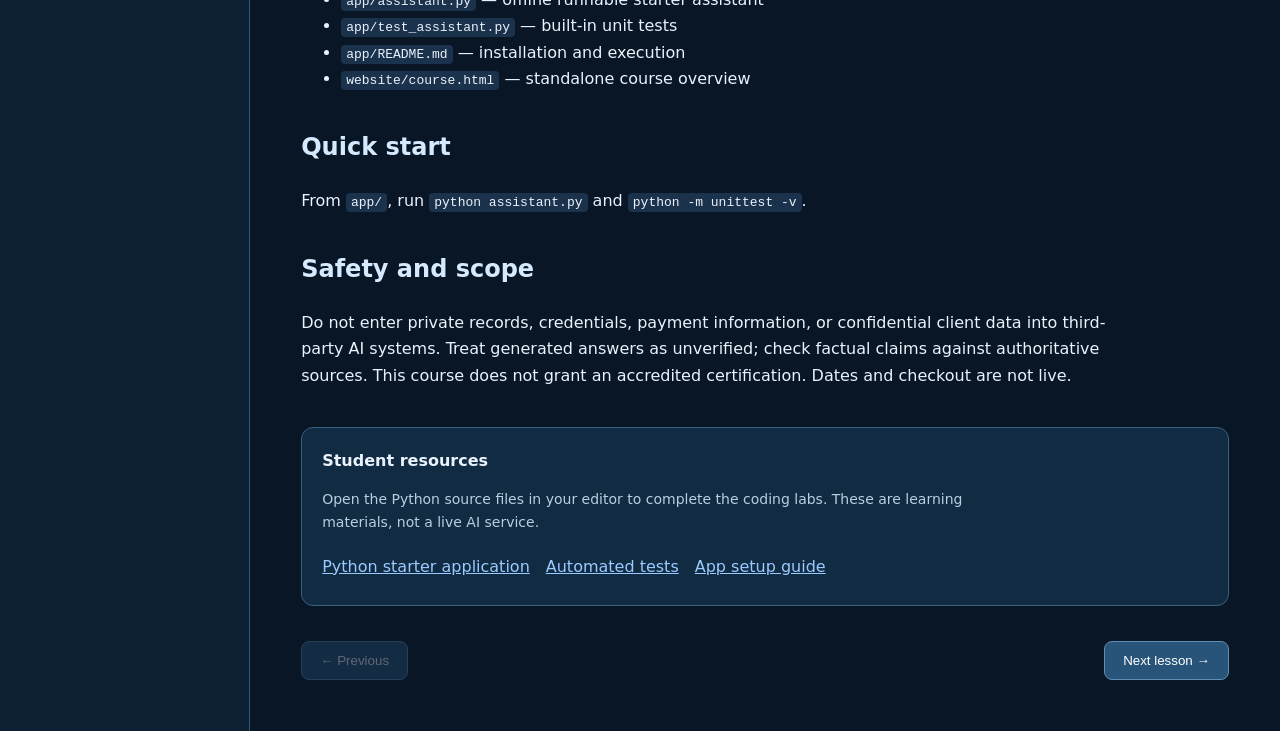
<file: COURSES/courses/AI/website/course.html>
<!doctype html><html lang="en"><head><meta charset="utf-8"><meta name="viewport" content="width=device-width,initial-scale=1"><title>AI Classroom | BUILT TO CREATE</title><style>
:root{color-scheme:dark;font-family:system-ui,-apple-system,Segoe UI,sans-serif}*{box-sizing:border-box}body{margin:0;background:#091626;color:#eaf2fc;line-height:1.65}a{color:#9bcaff}header{padding:18px clamp(18px,4vw,55px);background:#0d233a;border-bottom:1px solid #355676;display:flex;justify-content:space-between;align-items:center;gap:12px;flex-wrap:wrap}header strong{letter-spacing:.1em}header a{font-size:14px}.layout{display:grid;grid-template-columns:250px minmax(0,1fr);min-height:calc(100vh - 70px)}aside{padding:26px 16px;background:#0d2034;border-right:1px solid #355676}aside h2{font-size:12px;letter-spacing:.12em;color:#9bcaff;margin:0 10px 18px}.nav-btn{display:block;width:100%;border:1px solid transparent;border-radius:8px;background:transparent;color:#dceafd;text-align:left;padding:13px 12px;font:inherit;cursor:pointer;margin-bottom:6px}.nav-btn:hover,.nav-btn[aria-current=page]{background:#1a3956;border-color:#426a8c}.main{min-width:0;max-width:1050px;width:100%;padding:clamp(22px,4vw,60px);margin:auto}.lesson-label{color:#94c6ff;letter-spacing:.13em;font-size:12px;font-weight:700}h1{font-size:clamp(29px,4vw,48px);line-height:1.16}h2{margin-top:36px;color:#d5e9ff}h3{margin-top:27px}p,li{max-width:80ch}code{background:#1a324b;padding:2px 5px;border-radius:4px;overflow-wrap:anywhere}pre{background:#06111d;padding:18px;overflow-x:auto;border:1px solid #365575;border-radius:8px}pre code{background:none;padding:0}table{border-collapse:collapse;display:block;overflow-x:auto;width:100%}th,td{border:1px solid #43617d;padding:10px;text-align:left}th{background:#18344f}blockquote{border-left:3px solid #86bfff;padding-left:16px;color:#c4d6e9}button:focus-visible,a:focus-visible{outline:3px solid #9bcaff;outline-offset:2px}.resources{margin-top:38px;padding:20px;border:1px solid #3c607f;border-radius:12px;background:#112b43}.resources a{display:inline-block;margin:5px 16px 5px 0}.note{color:#bbcee1;font-size:14px}.controls{display:flex;justify-content:space-between;gap:12px;margin-top:35px}.controls button{padding:11px 18px;border-radius:8px;background:#28547a;color:white;border:1px solid #5d8eb5;cursor:pointer}.controls button:disabled{opacity:.35;cursor:not-allowed}@media(max-width:760px){.layout{display:block}aside{border-right:0;border-bottom:1px solid #355676;padding:12px}.navlist{display:flex;overflow-x:auto;gap:6px}.nav-btn{white-space:nowrap;width:auto;margin:0}.main{padding:22px 18px}}
</style></head><body><header><strong>BUILT TO CREATE · AI CLASSROOM</strong><a href="../../../../web/courses.html">← Back to Courses</a></header><div class="layout"><aside><h2>COURSE CONTENT</h2><nav class="navlist" aria-label="Course lessons"><button type="button" data-target="start" class="nav-btn">Start Here</button><button type="button" data-target="lessons" class="nav-btn">Student Workbook</button><button type="button" data-target="practice" class="nav-btn">Practice Exercises</button><button type="button" data-target="capstone" class="nav-btn">Capstone Project</button><button type="button" data-target="setup" class="nav-btn">Run the Python App</button></nav><p class="note">4-hour beginner workshop · Self-guided materials</p></aside><main class="main"><section class="panel" id="start" hidden><div class="lesson-label">BUILT TO CREATE · AI COURSE</div><h1>BUILT TO CREATE — Introduction to Artificial Intelligence &amp; AI Applications</h1>
<p><strong>Level:</strong> Beginner | <strong>Duration:</strong> 4 hours including two 10-minute breaks | <strong>Tuition:</strong> Proposed $99/student</p>
<p><strong>Promise:</strong> Don't just learn what AI is. Build something with it.</p>
<h2>Learning outcomes</h2>
<ol>
<li>Distinguish AI, machine learning, generative AI, and language models.</li>
<li>Describe model inputs, outputs, context, and limitations.</li>
<li>Write and evaluate prompts using explicit requirements.</li>
<li>Build a small Python AI assistant with a replaceable provider adapter.</li>
<li>Handle configuration errors, empty inputs, and unsafe data practices.</li>
<li>Evaluate outputs with a documented test rubric and improve the application.</li>
</ol>
<h2>Four-hour schedule</h2>
<table>
<thead>
<tr>
  <th>Time</th>
  <th>Module</th>
  <th>Activity</th>
</tr>
</thead>
<tbody>
<tr>
  <td>00:00–00:35</td>
  <td>01 Foundations</td>
  <td>Concepts, limitations, responsible use</td>
</tr>
<tr>
  <td>00:35–01:25</td>
  <td>02 Prompt &amp; Design</td>
  <td>Prompt structure and test cases</td>
</tr>
<tr>
  <td>01:25–01:35</td>
  <td>Break</td>
  <td>10 minutes</td>
</tr>
<tr>
  <td>01:35–02:35</td>
  <td>03 Build</td>
  <td>Python assistant, adapter, error handling</td>
</tr>
<tr>
  <td>02:35–02:45</td>
  <td>Break</td>
  <td>10 minutes</td>
</tr>
<tr>
  <td>02:45–04:00</td>
  <td>04 Capstone</td>
  <td>Test, improve, demonstrate, reflect</td>
</tr>
</tbody>
</table>
<h2>Prerequisites</h2>
<p>Laptop with Python 3.10+ and a text editor. No prior AI experience required. The default workshop runs <strong>offline</strong> using a deterministic demonstration adapter. An optional OpenAI-compatible API exercise requires an instructor-approved provider, credentials, network access, and potential usage charges; no paid account is necessary for the core course.</p>
<h2>Teaching package</h2>
<ul>
<li><code>lessons/STUDENT_WORKBOOK.md</code> — concepts, prompts, labs and reflection</li>
<li><code>exercises/PRACTICE.md</code> — guided exercises</li>
<li><code>exercises/CAPSTONE.md</code> — final project and scoring rubric</li>
<li><code>instructor/TEACHING_GUIDE.md</code> — lesson delivery, accommodations, checks</li>
<li><code>instructor/ANSWER_KEY.md</code> — sample answers and evaluation notes</li>
<li><code>app/assistant.py</code> — offline runnable starter assistant</li>
<li><code>app/test_assistant.py</code> — built-in unit tests</li>
<li><code>app/README.md</code> — installation and execution</li>
<li><code>website/course.html</code> — standalone course overview</li>
</ul>
<h2>Quick start</h2>
<p>From <code>app/</code>, run <code>python assistant.py</code> and <code>python -m unittest -v</code>.</p>
<h2>Safety and scope</h2>
<p>Do not enter private records, credentials, payment information, or confidential client data into third-party AI systems. Treat generated answers as unverified; check factual claims against authoritative sources. This course does not grant an accredited certification. Dates and checkout are not live.</p>
</section><section class="panel" id="lessons" hidden><div class="lesson-label">BUILT TO CREATE · AI COURSE</div><h1>Student Workbook — Introduction to AI &amp; AI Applications</h1>
<h2>Course mission</h2>
<p>Build a simple AI-assistant workflow, understand what an AI model can and cannot establish, and demonstrate testing rather than trusting outputs blindly.</p>
<h3>Module 01 — Foundations (00:00–00:35)</h3>
<p><strong>Artificial intelligence:</strong> broad field of systems performing tasks associated with intelligent behavior. <strong>Machine learning:</strong> methods that learn statistical patterns from data. <strong>Generative AI:</strong> models that generate text, images, code, or other content. <strong>Large language model (LLM):</strong> a model trained to predict and generate language-like sequences.</p>
<p><strong>Key terms:</strong> training, inference, tokens, context window, prompt, hallucination, evaluation, latency, API, privacy.</p>
<p><strong>Important distinction:</strong> fluent language does not guarantee correctness. A model can be wrong, biased, out of date, or inconsistent. Human verification remains essential for consequential decisions.</p>
<p><strong>Check:</strong> Give one example each of classification, generation, and retrieval. Why is a generated citation not automatically a real source?</p>
<h3>Module 02 — Prompt &amp; Design (00:35–01:25)</h3>
<p>A useful prompt states: (1) role or task, (2) input/context, (3) constraints, (4) desired output format, and (5) what to do when information is missing.</p>
<p><strong>Weak prompt:</strong> <code>Help me study.</code></p>
<p><strong>Improved prompt:</strong> <code>Create a 5-question beginner quiz on relational databases. Include answers after the questions. Do not invent sources. If a fact is uncertain, say so.</code></p>
<p><strong>Lab A:</strong> Draft prompts for summarizing a public paragraph, turning notes into a checklist, and explaining a Python error. Record expected outputs and failure cases.</p>
<p><strong>Prompt test table:</strong></p>
<table>
<thead>
<tr>
  <th>Test</th>
  <th>Input</th>
  <th>Expected</th>
  <th>Actual</th>
  <th>Pass?</th>
</tr>
</thead>
<tbody>
<tr>
  <td>P1</td>
  <td>Normal request</td>
  <td>Relevant, readable response</td>
  <td></td>
  <td></td>
</tr>
<tr>
  <td>P2</td>
  <td>Empty request</td>
  <td>Helpful validation error</td>
  <td></td>
  <td></td>
</tr>
<tr>
  <td>P3</td>
  <td>Request with sensitive data</td>
  <td>Warning; avoid sharing externally</td>
  <td></td>
  <td></td>
</tr>
<tr>
  <td>P4</td>
  <td>Unknown fact</td>
  <td>Explicit uncertainty</td>
  <td></td>
  <td></td>
</tr>
</tbody>
</table>
<h3>Module 03 — Build (01:35–02:35)</h3>
<p><strong>Architecture:</strong> user input → validation → prompt construction → provider adapter → response → human review.</p>
<p>Open <code>app/assistant.py</code>. The default <code>DemoProvider</code> is <strong>not a real AI model</strong>: it returns deterministic sample responses so every learner can complete the programming exercise offline. This is intentional; never represent demo output as AI inference.</p>
<p><strong>Lab B:</strong> Run <code>python assistant.py</code>, try <code>help</code>, <code>quiz</code>, and <code>plan</code> requests, and inspect how the input validator rejects blank or oversized requests. Find the adapter interface. Extend the app with one additional response type.</p>
<p><strong>Optional extension:</strong> Replace the demo adapter with a real provider through a separate adapter that reads an API key from environment variables. Never hard-code keys or print them to logs. Check provider terms, cost, and data policies first.</p>
<h3>Module 04 — Capstone (02:45–04:00)</h3>
<p>Build a <strong>Study Assistant</strong> that can create a short learning plan, quiz, or summary from non-sensitive example inputs. At minimum, implement a menu or commands, validate input, handle an error, and document four tests.</p>
<p><strong>Evaluation:</strong> Does it run? Is the user told when output is simulated? Does it handle empty input? Are claims clearly distinguished from verified facts? Can someone else reproduce your tests?</p>
<h2>Reflection and take-home</h2>
<ol>
<li>What tasks should never be delegated to an unreviewed model?</li>
<li>What is the difference between a model response and a source-backed answer?</li>
<li>How would you measure whether your assistant actually helps learners?</li>
<li>What changes are required to move from a demo adapter to a live AI service?</li>
</ol>
<p><strong>Vocabulary check:</strong> AI, ML, LLM, inference, prompt, tokens, context, API, evaluation, privacy, hallucination.</p>
</section><section class="panel" id="practice" hidden><div class="lesson-label">BUILT TO CREATE · AI COURSE</div><h1>Guided Practice</h1>
<h2>Exercise 1 — Classify the task (5 min)</h2>
<p>For each, identify classification, generation, retrieval, or mixed: spam filter; drafting an email; looking up a customer record; summarizing retrieved documentation.</p>
<h2>Exercise 2 — Improve the prompt (10 min)</h2>
<p>Rewrite <code>Tell me about computers</code> into a prompt with a named audience, scope, word limit, output structure, and uncertainty instruction. Compare two results or describe expected differences if offline.</p>
<h2>Exercise 3 — Test the starter app (15 min)</h2>
<p>From <code>app/</code>: <code>python assistant.py</code> and <code>python -m unittest -v</code>. Try <code>quiz: Python basics</code>, <code>plan: learning SQL</code>, blank input, and a very long input. Document expected vs. actual behavior.</p>
<h2>Exercise 4 — Add a new mode (15 min)</h2>
<p>Extend <code>DemoProvider.respond()</code> to support <code>summary:</code> using a transparent template; label the response as simulated. Add a unit test.</p>
<h2>Exercise 5 — Evaluate reliability (10 min)</h2>
<p>Write a five-point rubric for accuracy, usefulness, completeness, privacy, and transparency. Explain how you would independently verify a claim from a live model.</p>
<h2>Instructor note</h2>
<p>Timing is flexible within modules. No live model or payment is required.</p>
</section><section class="panel" id="capstone" hidden><div class="lesson-label">BUILT TO CREATE · AI COURSE</div><h1>Capstone — Build a Study Assistant</h1>
<h2>Scenario</h2>
<p>A training organization wants a simple assistant for beginners. Create a working Python command-line prototype using the included offline adapter, with an optional live-model adapter only if approved.</p>
<h2>Required features</h2>
<ol>
<li>Accept a topic and a task (<code>plan</code>, <code>quiz</code>, or a custom third task).</li>
<li>Reject blank inputs and inputs beyond the configured length.</li>
<li>Show clear instructions and error messages.</li>
<li>Label simulated responses so users cannot mistake them for live AI output.</li>
<li>Include at least four automated or documented manual tests.</li>
<li>Write a short README explaining how to run it and how you would verify outputs.</li>
</ol>
<h2>Suggested milestones</h2>
<ul>
<li>02:45–03:00: Define users and success criteria.</li>
<li>03:00–03:30: Implement the assistant and error handling.</li>
<li>03:30–03:45: Run tests and fix issues.</li>
<li>03:45–04:00: Demonstrate and reflect.</li>
</ul>
<h2>Scoring (100 points)</h2>
<table>
<thead>
<tr>
  <th>Category</th>
  <th style="text-align:right">Points</th>
</tr>
</thead>
<tbody>
<tr>
  <td>Functionality and reproducibility</td>
  <td style="text-align:right">30</td>
</tr>
<tr>
  <td>Input validation and graceful failures</td>
  <td style="text-align:right">20</td>
</tr>
<tr>
  <td>Evaluation and testing evidence</td>
  <td style="text-align:right">20</td>
</tr>
<tr>
  <td>Transparency, privacy, and responsible use</td>
  <td style="text-align:right">20</td>
</tr>
<tr>
  <td>Demonstration and explanation</td>
  <td style="text-align:right">10</td>
</tr>
</tbody>
</table>
<h2>Submission</h2>
<p>Source code, test output, a 1-page design note, and a short demonstration. Completion acknowledgment is educational, not accredited certification.</p>
</section><section class="panel" id="setup" hidden><div class="lesson-label">BUILT TO CREATE · AI COURSE</div><h1>Offline AI Application Workshop Starter</h1>
<p>Requires Python 3.10+ and no third-party packages.</p>
<p>Run from this folder:</p>
<pre><code class="language-powershell">python assistant.py
python -m unittest -v
</code></pre>
<p>Enter <code>plan: learning SQL</code>, <code>quiz: Python basics</code>, or <code>exit</code>.</p>
<p><strong>Important:</strong> <code>DemoProvider</code> does not call a real AI model. It demonstrates application architecture using fixed templates. A production AI adapter would require explicit provider configuration, data protection, retries/timeouts, evaluation, and cost controls.</p>
</section><div class="resources"><strong>Student resources</strong><p class="note">Open the Python source files in your editor to complete the coding labs. These are learning materials, not a live AI service.</p><a href="../app/assistant.py">Python starter application</a><a href="../app/test_assistant.py">Automated tests</a><a href="../app/README.md">App setup guide</a></div><div class="controls"><button id="prev" type="button">← Previous</button><button id="next" type="button">Next lesson →</button></div></main></div><script>
const ids=['start','lessons','practice','capstone','setup'];const buttons=[...document.querySelectorAll('.nav-btn')];let current=0;function show(index){current=Math.max(0,Math.min(ids.length-1,index));ids.forEach((id,i)=>{document.getElementById(id).hidden=i!==current;buttons[i].setAttribute('aria-current',i===current?'page':'false')});document.getElementById('prev').disabled=current===0;document.getElementById('next').disabled=current===ids.length-1;history.replaceState(null,'','#'+ids[current]);window.scrollTo({top:0,behavior:'instant'})}buttons.forEach((b,i)=>b.addEventListener('click',()=>show(i)));document.getElementById('prev').addEventListener('click',()=>show(current-1));document.getElementById('next').addEventListener('click',()=>show(current+1));show(Math.max(0,ids.indexOf(location.hash.slice(1))));
</script></body></html>
</file>
<file: style.css>
:root{--navy:#061324;--navy2:#0a1d32;--blue:#6faeff;--white:#e8f1fc;--muted:#a2b7ce;--line:#41607f}*{box-sizing:border-box}html{scroll-behavior:smooth}body{margin:0;background:var(--navy);color:var(--white);font:16px/1.65 'Segoe UI',Arial,sans-serif}a{color:inherit;text-decoration:none}button,input,textarea{font:inherit}button{cursor:pointer}h1,h2,h3,p{margin-top:0}h1,h2,h3{line-height:1.04;letter-spacing:-.055em}h1{font-size:clamp(3.2rem,5.9vw,7.3rem)}h2{font-size:clamp(2.7rem,4.7vw,5.4rem)}em{font-style:normal;color:var(--blue)}.eyebrow{font-size:.76rem;letter-spacing:.24em;color:var(--blue);font-weight:700}.nav{height:80px;padding:0 max(30px,3.6vw);display:flex;justify-content:space-between;align-items:center;gap:20px;background:#061324ed;position:sticky;top:0;z-index:20;border-bottom:1px solid #284662;backdrop-filter:blur(12px)}.logo{font-size:1.55rem;letter-spacing:-.05em;font-weight:900;line-height:1.05}.logo span{color:var(--blue)}.logo small{display:block;font-size:.54rem;letter-spacing:.24em;color:#9fb9d4;margin-top:6px}.nav nav{display:flex;align-items:center;gap:clamp(10px,1.6vw,32px);font-size:.8rem}.nav nav a:hover{color:var(--blue)}.nav .quote,.primary{background:#348df0;border:1px solid #65adff;padding:13px 21px;border-radius:3px;color:white;font-weight:700;display:inline-block}.nav button{display:none}.intro{min-height:min(740px,calc(100vh - 80px));display:grid;grid-template-columns:42% 58%;background-color:#07182b;background-image:linear-gradient(#5e83a01a 1px,transparent 1px),linear-gradient(90deg,#5e83a01a 1px,transparent 1px);background-size:35px 35px}.intro-text{padding:clamp(45px,6vw,110px) 2vw 50px max(30px,4vw);z-index:1}.intro-text h1{margin:20px 0}.lead{font-size:1.35rem;font-weight:500;max-width:580px}.intro-text>p:not(.eyebrow){max-width:590px}.intro-text>p:not(.lead):not(.eyebrow){color:var(--muted)}.buttons{display:flex;gap:13px;flex-wrap:wrap;margin:32px 0}.secondary{display:inline-block;border:1px solid #7298be;padding:13px 21px;border-radius:3px}.intro-foot{font-size:.8rem;letter-spacing:.13em;color:#9eb6d1;margin-top:50px}.intro-foot strong{color:var(--blue)}.hero-art{padding:75px 2.5vw 40px 0;display:flex;flex-direction:column;justify-content:center;min-width:0}.art-meta{font:700 .66rem monospace;color:#a6c5e2;letter-spacing:.16em}.art-meta.bottom{text-align:right}.hero-art svg{width:100%;height:auto;max-height:530px}.engine-story{height:600vh;position:relative;background:#061426}.sticky{position:sticky;top:80px;height:calc(100vh - 80px);min-height:600px;display:flex;flex-direction:column;justify-content:center;padding:15px max(30px,4vw);background-image:linear-gradient(#4d74951c 1px,transparent 1px),linear-gradient(90deg,#4d74951c 1px,transparent 1px);background-size:32px 32px}.engine-head{display:flex;align-items:end;justify-content:space-between;gap:35px}.engine-head h2{font-size:clamp(2.4rem,4.5vw,5rem);margin-bottom:15px}.engine-description{color:#c2d6ec;max-width:350px;font-size:1.1rem}.machine-viewport{border-top:1px solid #547698;border-bottom:1px solid #547698;position:relative;padding:10px 0;overflow:hidden}.machine-ruler,.machine-floor{font:.65rem monospace;letter-spacing:.2em;color:#7697b9}.machine-floor{text-align:right}#assembly{height:min(42vh,400px);min-height:260px;display:flex;align-items:center}#assembly svg{width:100%;height:100%;overflow:visible}.stages{display:grid;grid-template-columns:repeat(5,1fr);gap:10px;margin-top:20px}.stage-label{border:1px solid #355576;padding:12px;color:#7e9fbd;transition:.3s}.stage-label.active{border-color:var(--blue);color:var(--white);background:#173653}.stage-label b{display:block;font-size:1.3rem;color:var(--blue)}.stage-label span{font-size:.74rem;letter-spacing:.06em}.progress{height:3px;background:#274665;margin-top:18px}.progress>div{height:100%;background:var(--blue);width:0}.scrollhint{font:.7rem monospace;letter-spacing:.16em;color:#92abc5;margin:10px 0}.scroll-runway{height:calc(600vh - 100vh)}.summary,.services,.pricing,.workstation,.contact{padding:110px max(30px,4vw)}.summary{background:#091b30}.process-cards{display:grid;grid-template-columns:repeat(5,minmax(0,1fr));gap:13px;margin-top:45px}.process-card{border:1px solid #426382;padding:22px 16px;background:#0d253e}.process-card b{font-size:1.5rem;color:var(--blue)}.process-card h3{font-size:1.15rem;margin:12px 0}.process-card p{font-size:.82rem;color:#acc0d7}.process-card svg{width:100%;height:105px}.section-header{display:flex;justify-content:space-between;gap:30px;align-items:end}.section-header>p{max-width:380px;color:var(--muted)}.service-grid,.price-grid{display:grid;grid-template-columns:repeat(3,1fr);gap:16px;margin-top:40px}.service-grid article,.price-grid article{border:1px solid #365879;background:#0c2037;padding:35px;min-height:315px;display:flex;flex-direction:column}.service-grid b,.price-grid small{font-size:.7rem;letter-spacing:.15em;color:var(--blue)}.service-grid h3,.price-grid h3{font-size:2rem;margin:25px 0 10px}.service-grid p,.price-grid p{color:var(--muted)}.service-grid strong{margin-top:auto}.service-grid a,.price-grid a{color:var(--blue);margin-top:12px;font-weight:700}.pricing{background:#0b1d32}.price{font-size:2.4rem;font-weight:800;margin:14px 0}.price span{font-size:.85rem;font-weight:400;color:#b0c4d8}.price-grid article a{margin-top:auto}.disclaimer{font-size:.76rem;color:#9aafc6;margin-top:20px}.workstation{display:grid;grid-template-columns:1fr 1fr;gap:45px;align-items:center}.workstation p:not(.eyebrow){color:var(--muted);max-width:620px}.photo{position:relative;min-height:300px;background:#142943;border:1px solid #476587}.photo img{width:100%;height:460px;object-fit:cover}.photo span{position:absolute;bottom:14px;left:14px;background:#061324;padding:6px 10px;font:.75rem monospace}.contact{background:#0c2036;display:grid;grid-template-columns:1fr 1fr;gap:70px}.contact>p:not(.eyebrow){grid-column:1;max-width:480px;color:var(--muted)}.contact form{grid-column:2;grid-row:1/span 3;border:1px solid #416486;padding:30px}.contact label{display:block;margin-bottom:14px;font-size:.83rem}.contact input,.contact textarea{display:block;width:100%;background:#061627;border:1px solid #496c8b;color:white;padding:13px;margin-top:6px}.contact button{border:1px solid #79b1ef;color:white;padding:12px 20px;background:#2b80db}.contact #formNote{font-size:.75rem;color:#a9bdd3}footer{padding:35px max(30px,4vw);display:flex;justify-content:space-between;gap:25px;flex-wrap:wrap;font-size:.8rem;color:#a9bdd2}footer strong{color:white;font-size:1.2rem}@media(max-width:1000px){.intro{grid-template-columns:1fr}.hero-art{padding:0 5vw 55px}.intro-text{padding:60px 5vw 25px}.process-cards{grid-template-columns:repeat(3,1fr)}.stages{gap:4px}.stage-label{padding:8px}}@media(max-width:720px){.nav button{display:block;background:transparent;border:1px solid #6483a2;color:white;padding:7px 13px}.nav nav{display:none;position:absolute;top:80px;left:0;right:0;background:#07172a;flex-direction:column;align-items:stretch;padding:20px 30px}.nav nav.open{display:flex}.intro-text h1{font-size:clamp(3.1rem,11vw,5rem)}.engine-head{display:block}.engine-head h2{font-size:2.4rem}.engine-description{font-size:.85rem}.sticky{min-height:0}.stages{grid-template-columns:repeat(5,1fr)}.stage-label{padding:6px 3px}.stage-label span{font-size:.53rem;word-break:break-word}.stage-label b{font-size:.95rem}.process-cards,.service-grid,.price-grid{grid-template-columns:1fr}.section-header{display:block}.workstation,.contact{grid-template-columns:1fr}.contact form{grid-column:1;grid-row:auto}.contact>p:not(.eyebrow){grid-column:1}.photo img{height:300px}.summary,.services,.pricing,.workstation,.contact{padding:70px 20px}}@media(prefers-reduced-motion:reduce){html{scroll-behavior:auto}*{transition:none!important;animation:none!important}}
/* The sticky display occupies one viewport; the runway supplies five more. */
.engine-story{height:auto}.scroll-runway{height:500vh}

/* Iteration 3.2 — larger, aligned, sequential blueprint assembly */
.engine-story{height:auto}
.scroll-runway{height:650vh}
.sticky{padding-left:max(20px,2.8vw);padding-right:max(20px,2.8vw)}
.machine-viewport{margin:10px 0 0;overflow:hidden;padding:14px 0 12px;background:linear-gradient(90deg,transparent 0%,#17304a42 50%,transparent 100%)}
#assembly{height:clamp(310px,53vh,570px);min-height:310px;display:block;width:100%}
#assembly svg{display:block;width:100%;height:100%;overflow:visible}
#assembly [data-module]{will-change:transform,opacity}
#assembly [data-connector]{will-change:opacity}
.stage-label{opacity:.65;transition:background .2s,border-color .2s,opacity .2s}
.stage-label.installed{opacity:1;border-color:#6b95bb}
.stage-label.active{opacity:1}
@media(max-width:720px){.sticky{padding-left:12px;padding-right:12px}.engine-head h2{font-size:clamp(2rem,7vw,3rem)}#assembly{height:clamp(260px,41vh,370px);min-height:260px}.machine-ruler,.machine-floor{font-size:.52rem;letter-spacing:.07em}.scroll-runway{height:520vh}}

/* Iteration 3.3 — illuminated circuitry and complete-system startup */
#assembly .circuit-illumination{opacity:0;pointer-events:none;filter:drop-shadow(0 0 2px #6cbaff) drop-shadow(0 0 5px #2d83d1)}
#assembly .circuit-illumination path{stroke-dasharray:7 4;stroke-dashoffset:20;transition:stroke-dashoffset .15s linear}
#assembly [data-module].docked .circuit-illumination path{stroke-dashoffset:0}
#assembly .machine-online .circuit-illumination{opacity:1!important;animation:blueprint-circuit-breathe 3.2s ease-in-out infinite}
#assembly .machine-online .circuit-illumination path{animation:blueprint-flow 3s linear infinite}
#assembly .machine-online [data-connector]{opacity:1!important;filter:drop-shadow(0 0 4px #79c7ff);animation:blueprint-coupling 2.2s ease-in-out infinite}
.engine-online .progress>div{box-shadow:0 0 12px #6faeff}
.engine-online .scrollhint{color:#9fd9ff}
@keyframes blueprint-flow{to{stroke-dashoffset:-24}}
@keyframes blueprint-circuit-breathe{0%,100%{filter:drop-shadow(0 0 2px #6cbaff)}50%{filter:drop-shadow(0 0 6px #8acfff) drop-shadow(0 0 9px #277ac6)}}
@keyframes blueprint-coupling{0%,100%{filter:drop-shadow(0 0 2px #79c7ff)}50%{filter:drop-shadow(0 0 7px #79c7ff)}}
@media(prefers-reduced-motion:reduce){#assembly .machine-online .circuit-illumination,#assembly .machine-online .circuit-illumination path,#assembly .machine-online [data-connector]{animation:none!important}}

/* Stage keywords are the primary labels, revealed as their corresponding blueprint modules dock. */
.stage-label{opacity:.12;transform:translateY(9px);transition:opacity .45s ease,transform .45s ease,border-color .3s,background .3s}
.stage-label.active,.stage-label.installed{opacity:1;transform:translateY(0)}
.stage-keyword{display:block;font:700 clamp(.64rem,1.02vw,1.08rem)/1.35 'Segoe UI',Arial,sans-serif;letter-spacing:.075em;color:#dceeff;overflow-wrap:anywhere;margin:5px 0}
.stage-label.active .stage-keyword{color:#77b7ff;text-shadow:0 0 12px #559df777}
@media(max-width:720px){.stage-keyword{font-size:clamp(.49rem,1.8vw,.7rem);letter-spacing:0}.stage-label{padding:6px 2px}}
@media(prefers-reduced-motion:reduce){.stage-label{transform:none;transition:none}}

/* Iteration 3.5: extra pinned runway gives visitors time to study the finished machine.
   Assembly ends at 72% of scroll travel; remaining 28% is a fully assembled hold. */
.scroll-runway{height:850vh}
@media(max-width:720px){.scroll-runway{height:700vh}}

/* Customer-oriented explanation, distinct from the technical animation */
.summary-intro{max-width:850px;margin:25px 0 0;color:var(--muted);font-size:1.08rem}.summary-intro .summary-lead{font-size:clamp(1.25rem,2vw,1.7rem);font-weight:700;color:var(--white);margin-bottom:12px}.process-cta{margin-top:34px;padding:28px 30px;border:1px solid #4b7296;background:#102b47;display:flex;align-items:center;justify-content:space-between;gap:30px}.process-cta h3{font-size:clamp(1.2rem,2vw,1.8rem);margin:0 0 12px}.process-cta p{color:var(--muted);margin:0;max-width:760px}.process-cta .primary{flex-shrink:0;text-align:center}@media(max-width:720px){.process-cta{flex-direction:column;align-items:stretch;padding:22px}.process-cta .primary{align-self:flex-start}}

/* Original 12-offering catalog integrated into Iteration 3.6 */
.offerings-section{padding:clamp(72px,8vw,130px) max(24px,calc((100vw - 1560px)/2));background:#091729;border-block:1px solid #26415c}
.offering-filters{display:flex;flex-wrap:wrap;gap:10px;margin:34px 0 26px}
.offering-filter{border:1px solid #43607a;border-radius:999px;background:transparent;color:#d5e3f3;padding:10px 17px;cursor:pointer;font:inherit}
.offering-filter:hover,.offering-filter:focus-visible{border-color:#60b5ff}
.offering-filter.active{background:#63b8ff;color:#061321;border-color:#63b8ff;font-weight:800}
.offerings-grid{display:grid;grid-template-columns:repeat(3,minmax(0,1fr));gap:17px}
.offering-card{border:1px solid #34516c;background:linear-gradient(145deg,#15283e,#0d1c30);border-radius:14px;padding:26px;display:flex;flex-direction:column;min-height:295px}
.offering-card:hover{border-color:#70bfff}
.offering-number{color:#75c0ff;letter-spacing:.16em;font-size:.75rem;font-weight:800}
.offering-card h3{margin:16px 0 10px;font-size:1.25rem;color:#f0f7ff}
.offering-card p{color:#b7c8dc;line-height:1.65;flex:1}
.offering-status{color:#b9dba2;font-size:.82rem;line-height:1.5;margin:10px 0 20px}
.offering-detail-toggle{align-self:flex-start;background:transparent;border:0;border-bottom:1px solid #72bcff;color:#8bd0ff;padding:5px 0;cursor:pointer;font:inherit;font-weight:700}
.offering-details{border-top:1px solid #37506a;margin-top:18px;padding-top:15px;font-size:.88rem;color:#c3d5e8}
.offering-details p{margin:8px 0;color:#c3d5e8}
.offering-inquiry{display:inline-block;margin-top:12px;color:#8bd0ff;font-weight:700}
.offerings-disclaimer{font-size:.85rem;color:#9eb2c7;margin-top:22px;max-width:900px}
@media(max-width:950px){.offerings-grid{grid-template-columns:repeat(2,minmax(0,1fr))}}
@media(max-width:620px){.offerings-grid{grid-template-columns:1fr}.offerings-section{padding:65px 22px}}
</file>
